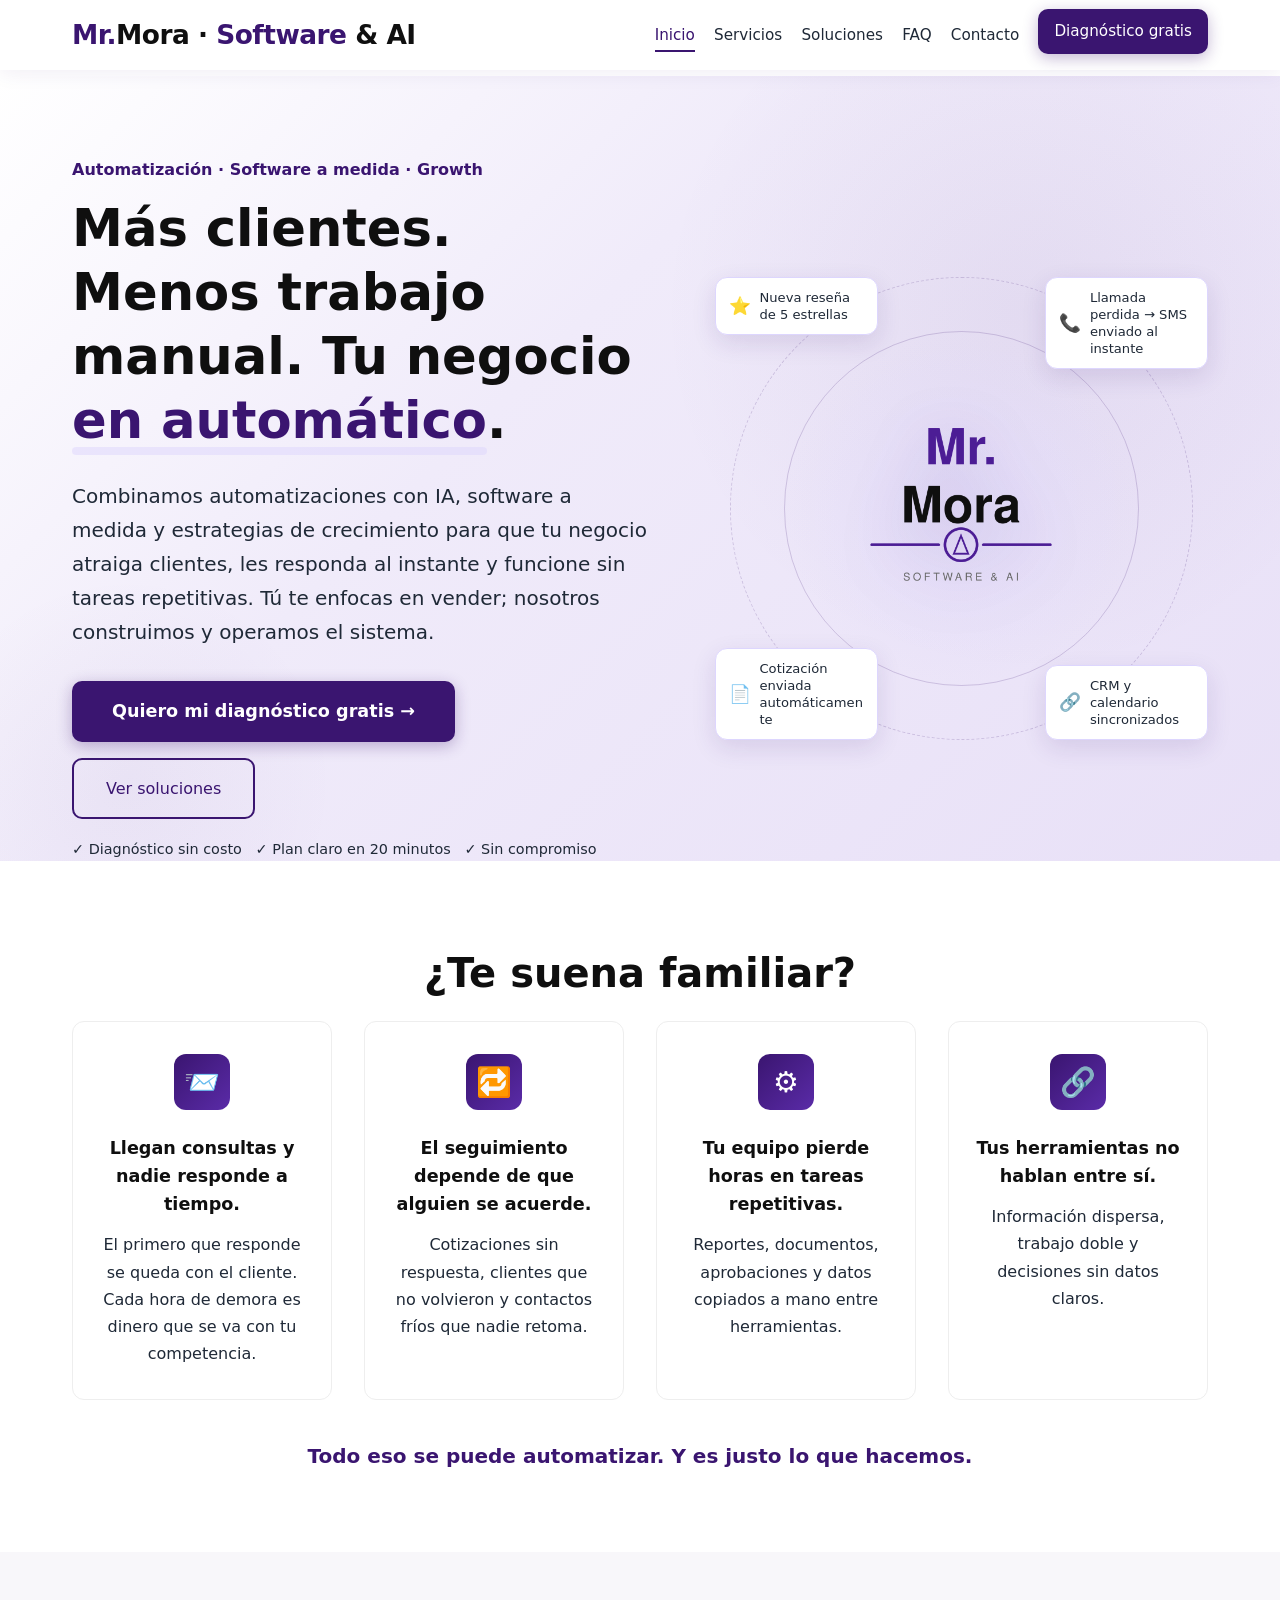
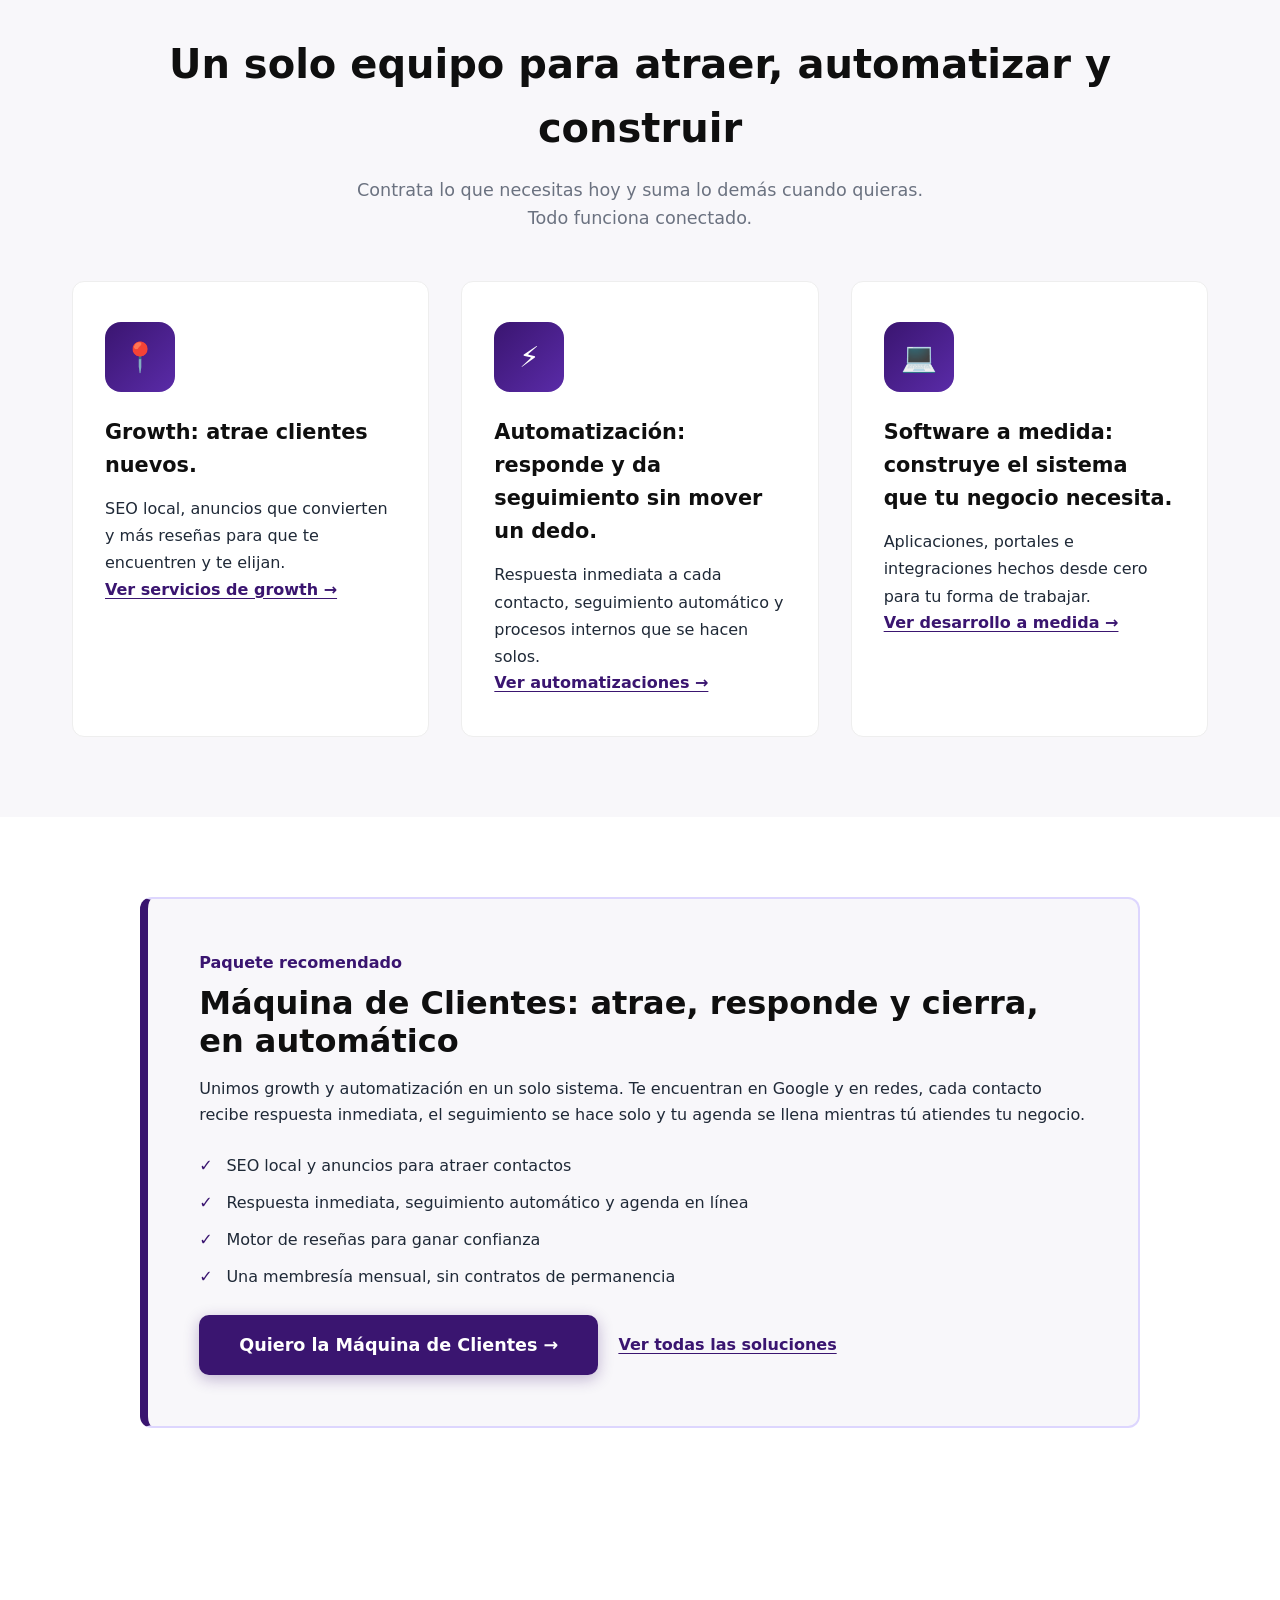
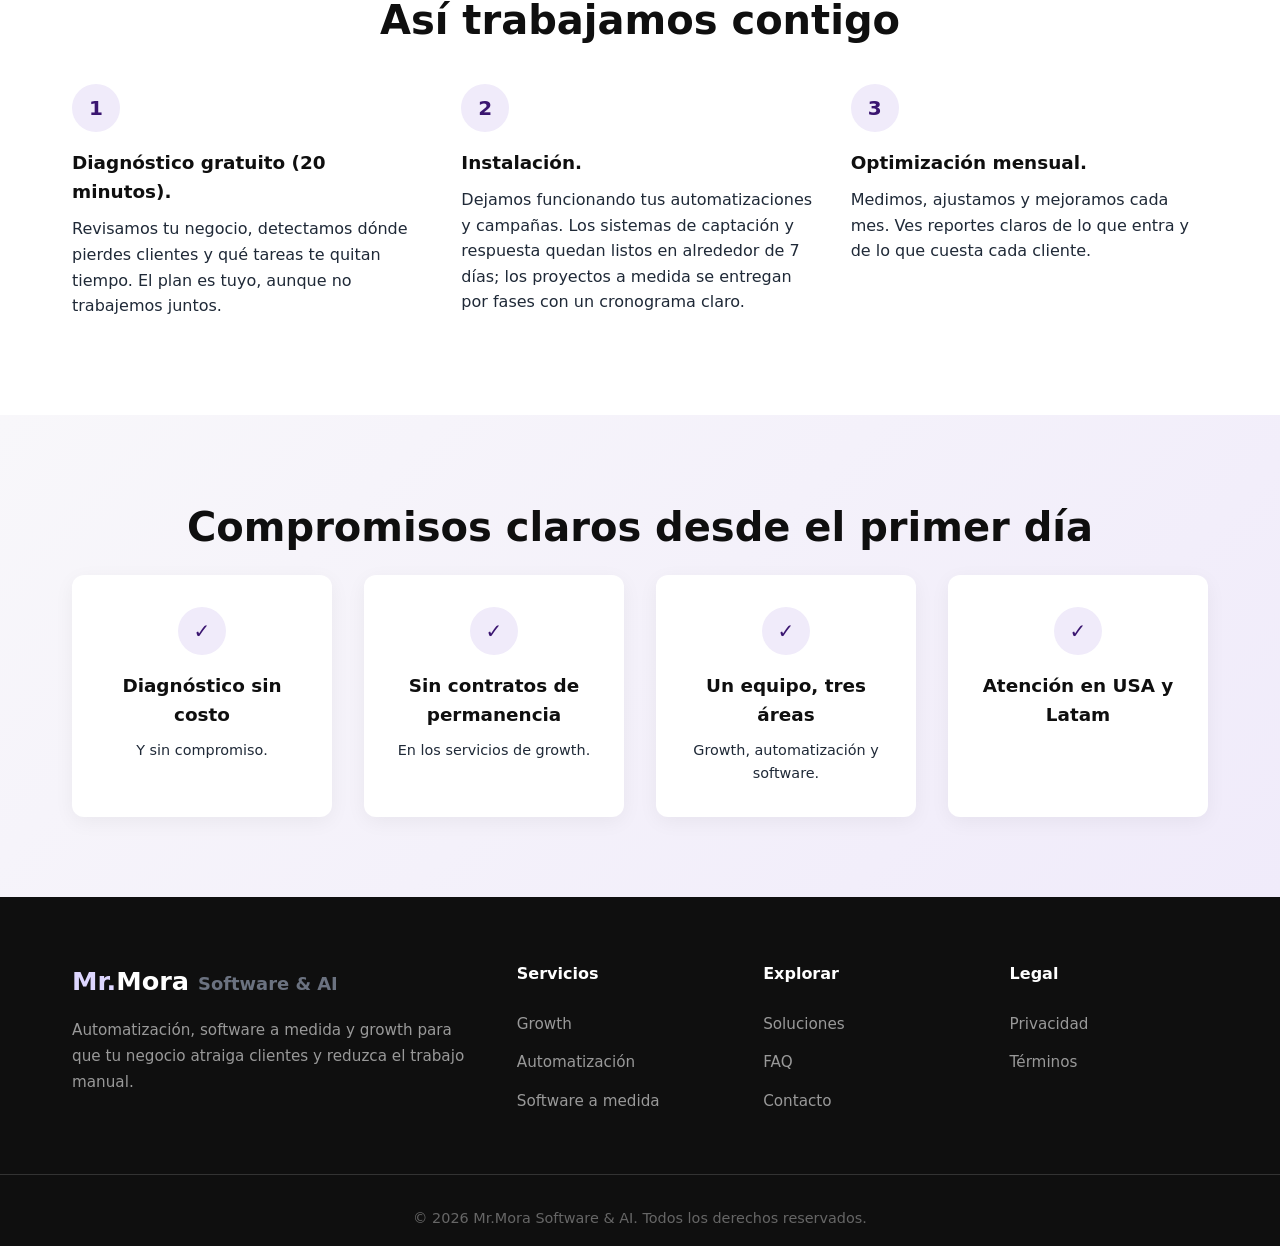
<file: index.html>
<!DOCTYPE html>
<html lang="es">
<head>
    <meta charset="UTF-8">
    <meta name="viewport" content="width=device-width, initial-scale=1.0">
    <title>Mr.Mora Software &amp; AI | Automatización, software a medida y growth para tu negocio</title>
    <meta name="description" content="Más clientes y menos trabajo manual: automatizaciones con IA, software a medida y estrategias de growth para pequeñas empresas en USA. Diagnóstico gratis.">
    <!-- TODO (dueño): confirmar dominio propio y configurar correo con ese dominio. -->
    <link rel="stylesheet" href="css/styles.css">
</head>
<body>
    <nav aria-label="Navegación principal">
        <div class="nav-container">
            <a href="#inicio" class="logo-nav" aria-label="Mr.Mora Software & AI, Inicio">
                <span class="logo-text"><span class="mr">Mr.</span>Mora &middot; <span class="software">Software</span> &amp; AI</span>
            </a>
            <ul class="nav-links" id="navLinks">
                <li><a href="#inicio" class="active">Inicio</a></li>
                <li><a href="#servicios">Servicios</a></li>
                <li><a href="#soluciones">Soluciones</a></li>
                <li><a href="#faq">FAQ</a></li>
                <li><a href="#contacto">Contacto</a></li>
                <li><a href="#contacto" class="nav-cta btn-primary">Diagnóstico gratis</a></li>
            </ul>
            <button class="mobile-menu" id="mobileMenu" type="button" aria-label="Abrir menú" aria-controls="navLinks" aria-expanded="false">
                <span></span><span></span><span></span>
            </button>
        </div>
    </nav>

    <main>
        <div id="home" class="page-section active">
            <section class="hero home-hero" id="inicio">
                <div class="hero-container">
                    <div class="hero-content">
                        <p class="hero-eyebrow">Automatización · Software a medida · Growth</p>
                        <h1>Más clientes. Menos trabajo manual. Tu negocio <span>en automático</span>.</h1>
                        <p>Combinamos automatizaciones con IA, software a medida y estrategias de crecimiento para que tu negocio atraiga clientes, les responda al instante y funcione sin tareas repetitivas. Tú te enfocas en vender; nosotros construimos y operamos el sistema.</p>
                        <div class="hero-buttons">
                            <a href="#contacto" class="btn-primary">Quiero mi diagnóstico gratis →</a>
                            <a href="#soluciones" class="btn-secondary">Ver soluciones</a>
                        </div>
                        <p class="hero-microcopy">✓ Diagnóstico sin costo &nbsp; ✓ Plan claro en 20 minutos &nbsp; ✓ Sin compromiso</p>
                    </div>
                    <div class="hero-graphic" id="hero-visual" aria-label="Ejemplos de automatizaciones y software para tu negocio">
                        <div class="hero-glow" aria-hidden="true"></div>
                        <div class="hero-orbit hero-orbit-inner" aria-hidden="true"></div>
                        <div class="hero-orbit hero-orbit-outer" aria-hidden="true"></div>
                        <div class="hero-logo-container">
                            <div class="hero-logo-entrance">
                                <img src="assets/images/mr_mora_logo_instagram.png" alt="Logo de Mr.Mora Software & AI" class="hero-logo-img">
                            </div>
                        </div>
                        <div class="hero-note-slots" aria-hidden="true">
                            <div class="hero-note-slot is-visible" data-slot="0"><div class="hero-note-card">⭐ Nueva reseña de 5 estrellas</div></div>
                            <div class="hero-note-slot is-visible" data-slot="1"><div class="hero-note-card">📞 Llamada perdida → SMS enviado al instante</div></div>
                            <div class="hero-note-slot" data-slot="2"><div class="hero-note-card">🔗 CRM y calendario sincronizados</div></div>
                            <div class="hero-note-slot is-visible" data-slot="3"><div class="hero-note-card">🤖 Interesado calificado automáticamente</div></div>
                            <div class="hero-note-slot is-visible" data-slot="4"><div class="hero-note-card"></div></div>
                            <div class="hero-note-slot" data-slot="5"><div class="hero-note-card"></div></div>
                        </div>
                    </div>
                </div>
            </section>

            <section class="beneficios home-problems">
                <div class="section-container">
                    <h2 class="section-title">¿Te suena familiar?</h2>
                    <div class="beneficios-grid problems-grid">
                        <article class="beneficio-card scroll-reveal"><div class="beneficio-icon" aria-hidden="true">📨</div><h3>Llegan consultas y nadie responde a tiempo.</h3><p>El primero que responde se queda con el cliente. Cada hora de demora es dinero que se va con tu competencia.</p></article>
                        <article class="beneficio-card scroll-reveal"><div class="beneficio-icon" aria-hidden="true">🔁</div><h3>El seguimiento depende de que alguien se acuerde.</h3><p>Cotizaciones sin respuesta, clientes que no volvieron y contactos fríos que nadie retoma.</p></article>
                        <article class="beneficio-card scroll-reveal"><div class="beneficio-icon" aria-hidden="true">⚙️</div><h3>Tu equipo pierde horas en tareas repetitivas.</h3><p>Reportes, documentos, aprobaciones y datos copiados a mano entre herramientas.</p></article>
                        <article class="beneficio-card scroll-reveal"><div class="beneficio-icon" aria-hidden="true">🔗</div><h3>Tus herramientas no hablan entre sí.</h3><p>Información dispersa, trabajo doble y decisiones sin datos claros.</p></article>
                    </div>
                    <p class="section-emphasis">Todo eso se puede automatizar. Y es justo lo que hacemos.</p>
                </div>
            </section>

            <section class="home-areas">
                <div class="section-container">
                    <h2 class="section-title">Un solo equipo para atraer, automatizar y construir</h2>
                    <p class="section-subtitle">Contrata lo que necesitas hoy y suma lo demás cuando quieras. Todo funciona conectado.</p>
                    <div class="beneficios-grid areas-grid">
                        <article class="beneficio-card area-card scroll-reveal"><div class="beneficio-icon" aria-hidden="true">📍</div><h3>Growth: atrae clientes nuevos.</h3><p>SEO local, anuncios que convierten y más reseñas para que te encuentren y te elijan.</p><a href="#servicios-growth" class="text-link">Ver servicios de growth →</a></article>
                        <article class="beneficio-card area-card scroll-reveal"><div class="beneficio-icon" aria-hidden="true">⚡</div><h3>Automatización: responde y da seguimiento sin mover un dedo.</h3><p>Respuesta inmediata a cada contacto, seguimiento automático y procesos internos que se hacen solos.</p><a href="#servicios-automatizacion" class="text-link">Ver automatizaciones →</a></article>
                        <article class="beneficio-card area-card scroll-reveal"><div class="beneficio-icon" aria-hidden="true">💻</div><h3>Software a medida: construye el sistema que tu negocio necesita.</h3><p>Aplicaciones, portales e integraciones hechos desde cero para tu forma de trabajar.</p><a href="#servicios-software" class="text-link">Ver desarrollo a medida →</a></article>
                    </div>
                </div>
            </section>

            <section class="featured-offer">
                <div class="section-container">
                    <article class="offer-panel">
                        <p class="offer-label">Paquete recomendado</p>
                        <h2>Máquina de Clientes: atrae, responde y cierra, en automático</h2>
                        <p>Unimos growth y automatización en un solo sistema. Te encuentran en Google y en redes, cada contacto recibe respuesta inmediata, el seguimiento se hace solo y tu agenda se llena mientras tú atiendes tu negocio.</p>
                        <ul class="check-list">
                            <li>SEO local y anuncios para atraer contactos</li>
                            <li>Respuesta inmediata, seguimiento automático y agenda en línea</li>
                            <li>Motor de reseñas para ganar confianza</li>
                            <li>Una membresía mensual, sin contratos de permanencia</li>
                        </ul>
                        <div class="offer-actions">
                            <a href="#contacto" class="btn-primary" data-interest="Máquina de Clientes (más clientes + automatización)">Quiero la Máquina de Clientes →</a>
                            <a href="#soluciones" class="text-link">Ver todas las soluciones</a>
                        </div>
                    </article>
                </div>
            </section>

            <section class="how-it-works">
                <div class="section-container">
                    <h2 class="section-title">Así trabajamos contigo</h2>
                    <div class="steps-grid">
                        <article class="step-item scroll-reveal"><span class="step-number">1</span><h3>Diagnóstico gratuito (20 minutos).</h3><p>Revisamos tu negocio, detectamos dónde pierdes clientes y qué tareas te quitan tiempo. El plan es tuyo, aunque no trabajemos juntos.</p></article>
                        <article class="step-item scroll-reveal"><span class="step-number">2</span><h3>Instalación.</h3><p>Dejamos funcionando tus automatizaciones y campañas. Los sistemas de captación y respuesta quedan listos en alrededor de 7 días; los proyectos a medida se entregan por fases con un cronograma claro.</p></article>
                        <article class="step-item scroll-reveal"><span class="step-number">3</span><h3>Optimización mensual.</h3><p>Medimos, ajustamos y mejoramos cada mes. Ves reportes claros de lo que entra y de lo que cuesta cada cliente.</p></article>
                    </div>
                </div>
            </section>

            <section class="porque trust-commitments">
                <div class="section-container">
                    <h2 class="section-title">Compromisos claros desde el primer día</h2>
                    <div class="porque-grid">
                        <article class="porque-item scroll-reveal"><span class="commitment-icon" aria-hidden="true">✓</span><h3>Diagnóstico sin costo</h3><p>Y sin compromiso.</p></article>
                        <article class="porque-item scroll-reveal"><span class="commitment-icon" aria-hidden="true">✓</span><h3>Sin contratos de permanencia</h3><p>En los servicios de growth.</p></article>
                        <article class="porque-item scroll-reveal"><span class="commitment-icon" aria-hidden="true">✓</span><h3>Un equipo, tres áreas</h3><p>Growth, automatización y software.</p></article>
                        <article class="porque-item scroll-reveal"><span class="commitment-icon" aria-hidden="true">✓</span><h3>Atención en USA y Latam</h3></article>
                    </div>
                    <!-- TODO (dueño): sustituir uno o dos compromisos por cifras solo si son reales y comprobables. -->
                </div>
            </section>
        </div>

        <div id="servicios" class="page-section">
            <section class="hero-small"><div class="hero-small-content"><h2>Todo lo que tu negocio necesita para crecer, en un solo lugar</h2><p>Tres áreas que trabajan juntas. Contrata la que necesitas hoy y suma las demás cuando quieras.</p></div></section>
            <section class="servicios service-area" id="servicios-growth">
                <div class="section-container">
                    <h2 class="section-title">📍 Growth: atrae clientes nuevos</h2>
                    <div class="servicios-grid">
                        <article class="servicio-card scroll-reveal"><div class="icon" aria-hidden="true">📍</div><h3>SEO Local y Google Business Profile</h3><p class="growth-highlight">Aparece cuando tus clientes buscan "cerca de mí".</p><p>Optimizamos tu perfil de Google, mejoramos tu posicionamiento local, publicamos contenido cada semana y cuidamos tu presencia en directorios para que te encuentren primero.</p></article>
                        <article class="servicio-card scroll-reveal"><div class="icon" aria-hidden="true">🎯</div><h3>Anuncios que sí traen clientes</h3><p class="growth-highlight">Deja de gastar en publicidad que no te trae contactos.</p><p>Creamos y optimizamos campañas en Google y Meta, probamos distintos mensajes y creatividades, y te mostramos reportes claros de cuánto te cuesta cada cliente.</p></article>
                        <article class="servicio-card scroll-reveal"><div class="icon" aria-hidden="true">⭐</div><h3>Motor de reseñas y reputación</h3><p class="growth-highlight">Más reseñas de 5 estrellas, en automático.</p><p>Pedimos la reseña al cliente después de cada servicio y te alertamos al instante si llega una opinión negativa para que puedas responder a tiempo.</p></article>
                    </div>
                </div>
            </section>
            <section class="servicios service-area service-area-alt" id="servicios-automatizacion">
                <div class="section-container">
                    <h2 class="section-title">⚡ Automatización: responde y da seguimiento sin mover un dedo</h2>
                    <div class="servicios-grid">
                        <article class="servicio-card scroll-reveal"><div class="icon" aria-hidden="true">⚡</div><h3>Respuesta a leads en menos de 60 segundos (con IA)</h3><p class="growth-highlight">El primero que responde se queda con el cliente.</p><p>Cada persona que te escribe recibe respuesta inmediata por SMS, WhatsApp, email o chat, las 24 horas, los 7 días de la semana, aunque estés ocupado o durmiendo.</p></article>
                        <article class="servicio-card scroll-reveal"><div class="icon" aria-hidden="true">📞</div><h3>Rescate de llamadas perdidas</h3><p class="growth-highlight">Que ninguna llamada perdida se convierta en un cliente perdido.</p><p>Si no puedes contestar, el sistema le envía al instante un mensaje al cliente y retoma la conversación para llevarlo a una cita o a una cotización.</p></article>
                        <article class="servicio-card scroll-reveal"><div class="icon" aria-hidden="true">🔁</div><h3>Seguimiento automático de clientes</h3><p class="growth-highlight">La mayoría de las ventas se cierran después de varios contactos. Nosotros hacemos ese seguimiento por ti.</p><p>Secuencias automáticas de SMS y email que reactivan contactos que no respondieron y clientes antiguos, sin que tengas que acordarte de escribirles.</p></article>
                        <article class="servicio-card scroll-reveal"><div class="icon" aria-hidden="true">📅</div><h3>Agenda en línea y panel de control</h3><p class="growth-highlight">Del primer contacto a la cita agendada, sin mover un dedo.</p><p>Tus clientes reservan solos, reciben recordatorios que reducen las ausencias, y tú ves en un solo panel cada contacto y de dónde viene.</p></article>
                        <article class="servicio-card scroll-reveal"><div class="icon" aria-hidden="true">🤖</div><h3>Asistente con IA 24/7</h3><p class="growth-highlight">Tu mejor recepcionista nunca duerme.</p><p>Un asistente en tu web y en WhatsApp que responde preguntas, califica interesados y agenda citas, y pasa la conversación a una persona cuando hace falta.</p></article>
                        <article class="servicio-card scroll-reveal"><div class="icon" aria-hidden="true">⚙️</div><h3>Automatización de procesos internos</h3><p class="growth-highlight">Recupera horas cada semana.</p><p>Reportes, documentos, cotizaciones y flujos de aprobación que se generan solos, con menos errores y sin trabajo manual.</p></article>
                    </div>
                </div>
            </section>
            <section class="servicios service-area" id="servicios-software">
                <div class="section-container">
                    <h2 class="section-title">💻 Software a medida: construye el sistema que tu negocio necesita</h2>
                    <div class="servicios-grid">
                        <article class="servicio-card scroll-reveal"><div class="icon" aria-hidden="true">💻</div><h3>Desarrollo web y aplicaciones a medida</h3><p class="growth-highlight">Construido desde cero para tu negocio, no una plantilla.</p><p>Sitios web, aplicaciones empresariales y herramientas que se adaptan a tu forma de trabajar y escalan contigo.</p></article>
                        <article class="servicio-card scroll-reveal"><div class="icon" aria-hidden="true">🗂️</div><h3>Sistemas internos y portales de clientes</h3><p class="growth-highlight">Todo tu negocio en un solo lugar.</p><p>Paneles de control, sistemas de gestión y portales para clientes que te dan visibilidad y ahorran trabajo.</p></article>
                        <article class="servicio-card scroll-reveal"><div class="icon" aria-hidden="true">🔗</div><h3>Integración de sistemas</h3><p class="growth-highlight">Haz que tus herramientas trabajen como una sola.</p><p>Conectamos tu CRM, ERP, bases de datos y otras herramientas con APIs a medida y migración segura de datos.</p></article>
                        <article class="servicio-card scroll-reveal"><div class="icon" aria-hidden="true">🧠</div><h3>Consultoría en IA</h3><p class="growth-highlight">Descubre dónde la IA te da más ventaja.</p><p>Diagnóstico de tu operación, hoja de ruta de implementación y capacitación para tu equipo.</p></article>
                    </div>
                </div>
            </section>
            <section class="services-close"><div class="section-container"><p>Los servicios de growth funcionan con una membresía mensual. Los proyectos a medida se definen según el alcance. En el diagnóstico te explicamos cuál es la mejor opción para tu caso.</p><a href="#contacto" class="btn-primary">Hablar de lo que necesito →</a></div></section>
        </div>

        <div id="soluciones" class="page-section">
            <section class="hero-small"><div class="hero-small-content"><h2>Soluciones listas para que tu negocio empiece a crecer</h2><p>Elige el paquete que resuelve tu problema más urgente o combina varios. Todos se adaptan a tu negocio.</p></div></section>
            <section class="solutions-section">
                <div class="section-container">
                    <div class="solutions-grid">
                        <article class="solution-card solution-recommended">
                            <div class="solution-card-header"><div class="solution-tags"><span class="solution-tag">📍 Growth</span><span class="solution-tag">⚡ Automatización</span></div><span class="solution-recommendation">Recomendado</span><h3>Máquina de Clientes</h3></div>
                            <div class="solution-card-body"><p><strong>Ideal para:</strong> negocios que quieren atraer clientes nuevos y no dejar escapar ninguno.</p><p class="growth-highlight">Atrae, responde y cierra, todo en un solo sistema.</p><h4>Incluye</h4><ul class="check-list"><li>SEO local y optimización de Google Business Profile</li><li>Campañas en Google y Meta con reportes de costo por cliente</li><li>Respuesta inmediata, seguimiento automático y agenda en línea</li><li>Motor de reseñas: solicitud automática después de cada servicio y alertas ante opiniones negativas</li><li>Panel de control</li></ul><p class="solution-practice">En la práctica: alguien busca tu servicio en Google, te encuentra, deja su consulta y recibe respuesta al instante. Agenda una cita y, después del servicio, recibe la solicitud de reseña. Tú no intervienes en nada de eso.</p><p class="solution-mode">Membresía mensual, sin contratos de permanencia</p><a href="#contacto" class="btn-primary" data-interest="Máquina de Clientes (más clientes + automatización)">Quiero la Máquina de Clientes →</a></div>
                        </article>
                        <article class="solution-card">
                            <div class="solution-card-header"><div class="solution-tags"><span class="solution-tag">⚡ Automatización</span><span class="solution-tag">📍 Growth</span></div><h3>Atención Instantánea 24/7</h3></div>
                            <div class="solution-card-body"><p><strong>Ideal para:</strong> negocios que reciben consultas a todas horas y pierden clientes por no responder a tiempo.</p><p class="growth-highlight">Ningún cliente se queda sin respuesta, a cualquier hora, y cada cliente satisfecho deja su reseña.</p><h4>Incluye</h4><ul class="check-list"><li>Respuesta automática en menos de un minuto (SMS, WhatsApp, email y chat)</li><li>Asistente con IA entrenado con la información de tu negocio: responde dudas, califica interesados y agenda citas</li><li>Rescate de llamadas perdidas por mensaje</li><li>Seguimiento automático que reactiva contactos fríos</li><li>Solicitud automática de reseñas y alertas ante opiniones negativas</li></ul><p class="solution-practice">En la práctica: un cliente escribe a las 11 p. m. preguntando por un servicio. El asistente le responde, resuelve sus dudas y le agenda una cita para el día siguiente. Después del servicio, le pide su reseña.</p><p class="solution-mode">Instalación + mantenimiento mensual</p><a href="#contacto" class="btn-primary" data-interest="Atención Instantánea 24/7 (respuesta, asistente IA y reseñas)">Lo quiero →</a></div>
                        </article>
                        <article class="solution-card">
                            <div class="solution-card-header"><div class="solution-tags"><span class="solution-tag">⚡ Automatización</span><span class="solution-tag">💻 Software</span></div><h3>Cotizaciones y Propuestas en Automático</h3></div>
                            <div class="solution-card-body"><p><strong>Ideal para:</strong> contratistas, consultoras, agencias y negocios que cotizan por proyecto.</p><p class="growth-highlight">De la solicitud a la propuesta enviada, sin escribir una sola línea.</p><h4>Incluye</h4><ul class="check-list"><li>Formulario inteligente que recoge los datos del proyecto</li><li>Cotizaciones y propuestas generadas automáticamente con tu formato y tu marca</li><li>Envío por email o WhatsApp, con seguimiento si el cliente no responde</li><li>Aprobación o firma en línea</li><li>Registro automático en tu CRM o panel</li></ul><p class="solution-practice">En la práctica: un contratista recibe una solicitud desde su web. En minutos, el cliente recibe una cotización con su logo y, si no responde, un recordatorio automático.</p><p class="solution-mode">Proyecto + mantenimiento opcional</p><a href="#contacto" class="btn-primary" data-interest="Cotizaciones y propuestas automáticas">Lo quiero →</a></div>
                        </article>
                        <article class="solution-card">
                            <div class="solution-card-header"><div class="solution-tags"><span class="solution-tag">💻 Software</span><span class="solution-tag">⚡ Automatización</span></div><h3>Reservas, Pagos y Recordatorios</h3></div>
                            <div class="solution-card-body"><p><strong>Ideal para:</strong> clínicas, salones, consultorios, estudios y cualquier negocio que trabaja con citas.</p><p class="growth-highlight">Agenda llena, menos ausencias y cobros sin perseguir a nadie.</p><h4>Incluye</h4><ul class="check-list"><li>Reserva en línea con disponibilidad en tiempo real</li><li>Cobro de depósito o pago al reservar</li><li>Recordatorios automáticos por SMS y email</li><li>Reprogramación y cancelación en un clic</li><li>Lista de espera que rellena los huecos</li></ul><p class="solution-practice">En la práctica: una clienta reserva desde su celular y paga un depósito. Recibe recordatorios y, si cancela, el hueco se ofrece automáticamente a la lista de espera.</p><p class="solution-mode">Proyecto + mantenimiento mensual</p><a href="#contacto" class="btn-primary" data-interest="Reservas, pagos y recordatorios">Lo quiero →</a></div>
                        </article>
                        <article class="solution-card">
                            <div class="solution-card-header"><div class="solution-tags"><span class="solution-tag">📍 Growth</span><span class="solution-tag">⚡ Automatización</span></div><h3>Reactivación y Fidelización de Clientes</h3></div>
                            <div class="solution-card-body"><p><strong>Ideal para:</strong> negocios con una base de clientes antiguos que dejaron de comprar.</p><p class="growth-highlight">Tus clientes de ayer pueden ser tus ventas de hoy.</p><h4>Incluye</h4><ul class="check-list"><li>Campañas automáticas por SMS y email a clientes inactivos</li><li>Recordatorios de recompra o de revisión periódica</li><li>Programa de referidos con recompensas automáticas</li><li>Mensajes de cumpleaños, promociones y temporadas</li><li>Reporte de lo que genera cada campaña</li></ul><p class="solution-practice">En la práctica: un negocio de servicios escribe automáticamente a quienes no volvieron en seis meses con una oferta para retomar, y premia a quien recomienda a un amigo.</p><p class="solution-mode">Membresía mensual</p><a href="#contacto" class="btn-primary" data-interest="Reactivación y fidelización de clientes">Lo quiero →</a></div>
                        </article>
                        <article class="solution-card">
                            <div class="solution-card-header"><div class="solution-tags"><span class="solution-tag">💻 Software</span></div><h3>Software a la Medida</h3></div>
                            <div class="solution-card-body"><p><strong>Ideal para:</strong> negocios con necesidades que ninguna plantilla resuelve.</p><p class="growth-highlight">Un sistema hecho exactamente para tu negocio.</p><h4>Incluye</h4><ul class="check-list"><li>Aplicaciones web y sistemas internos desde cero</li><li>Portales de clientes y paneles de control</li><li>Integraciones y APIs con tus herramientas</li><li>Consultoría en IA para decidir por dónde empezar</li></ul><p class="solution-practice">En la práctica: una empresa que maneja su operación con varias herramientas sueltas pasa a gestionarlo todo desde una sola plataforma hecha para ella.</p><p class="solution-mode">Proyecto por fases, con cronograma claro</p><a href="#contacto" class="btn-primary" data-interest="Software a la medida">Cuéntanos tu idea →</a></div>
                        </article>
                    </div>
                    <div class="solutions-toggle-row"><button id="solutions-toggle" class="solutions-toggle" type="button" aria-expanded="false" aria-controls="solutions-extra" hidden>Ver 4 soluciones más ↓</button><p class="solutions-note">Los ejemplos son ilustrativos y muestran cómo funciona cada solución; no son casos de clientes.</p></div>
                    <div id="solutions-extra" class="solutions-grid solutions-extra" aria-label="Cuatro soluciones adicionales">
                        <article class="solution-card">
                            <div class="solution-card-header"><div class="solution-tags"><span class="solution-tag">💻 Software</span><span class="solution-tag">📍 Growth</span></div><h3>Web que Convierte</h3></div>
                            <div class="solution-card-body"><p><strong>Ideal para:</strong> negocios cuya web no genera contactos, o que todavía no tienen una.</p><p class="growth-highlight">Una web hecha para que te escriban, te llamen y te reserven.</p><h4>Incluye</h4><ul class="check-list"><li>Diseño y desarrollo a medida, rápido y optimizado para móvil</li><li>Formularios, llamadas y reservas conectados a tus automatizaciones</li><li>Páginas por servicio y por zona para mejorar el SEO local</li><li>Medición de cuántos contactos trae cada fuente</li><li>Conexión con tus campañas de anuncios</li></ul><p class="solution-practice">En la práctica: alguien llega desde un anuncio a una página pensada para lo que busca, deja sus datos y recibe respuesta inmediata.</p><p class="solution-mode">Proyecto + mantenimiento opcional</p><a href="#contacto" class="btn-primary" data-interest="Web que convierte">Lo quiero →</a></div>
                        </article>
                        <article class="solution-card">
                            <div class="solution-card-header"><div class="solution-tags"><span class="solution-tag">📍 Growth</span><span class="solution-tag">⚡ Automatización</span><span class="solution-tag">💻 Software</span></div><h3>E-commerce que Vende Solo</h3></div>
                            <div class="solution-card-body"><p><strong>Ideal para:</strong> tiendas online que quieren vender más sin aumentar el trabajo manual.</p><p class="growth-highlight">Una tienda que atrae, atiende y recupera ventas por sí sola.</p><h4>Incluye</h4><ul class="check-list"><li>Tienda online a medida o integrada con tu plataforma actual</li><li>Asistente con IA que resuelve dudas y recomienda productos</li><li>Recuperación automática de carritos abandonados por email y SMS</li><li>Campañas en Google y Meta para atraer compradores</li><li>Seguimiento posventa y solicitud de reseñas</li></ul><p class="solution-practice">En la práctica: un comprador abandona su carrito y, horas después, recibe un recordatorio. El asistente le resuelve una duda y completa la compra.</p><p class="solution-mode">Proyecto + membresía mensual</p><a href="#contacto" class="btn-primary" data-interest="E-commerce que vende solo">Lo quiero →</a></div>
                        </article>
                        <article class="solution-card">
                            <div class="solution-card-header"><div class="solution-tags"><span class="solution-tag">💻 Software</span><span class="solution-tag">⚡ Automatización</span><span class="solution-tag">📍 Growth</span></div><h3>Tu Negocio en un Solo Panel</h3></div>
                            <div class="solution-card-body"><p><strong>Ideal para:</strong> dueños que quieren ver cómo va su negocio sin pedir reportes a nadie.</p><p class="growth-highlight">Ve en un solo lugar cuántos contactos llegan, cuánto cuesta cada cliente y qué se vende.</p><h4>Incluye</h4><ul class="check-list"><li>Panel a medida con tus contactos, citas, ventas y reseñas</li><li>Costo por cliente y rendimiento de cada campaña</li><li>Reportes semanales automáticos en tu correo</li><li>Alertas cuando algo se sale de lo normal</li><li>Conexión con tu CRM, calendario y hojas de cálculo</li></ul><p class="solution-practice">En la práctica: cada lunes el dueño recibe un resumen con los contactos de la semana, las citas y lo que costó cada cliente.</p><p class="solution-mode">Proyecto + mantenimiento mensual</p><a href="#contacto" class="btn-primary" data-interest="Tu negocio en un solo panel">Lo quiero →</a></div>
                        </article>
                        <article class="solution-card">
                            <div class="solution-card-header"><div class="solution-tags"><span class="solution-tag">⚡ Automatización</span><span class="solution-tag">💻 Software</span></div><h3>Operación en Automático</h3></div>
                            <div class="solution-card-body"><p><strong>Ideal para:</strong> equipos que pierden horas en tareas repetitivas y trabajo manual.</p><p class="growth-highlight">Recupera horas cada semana y reduce errores.</p><h4>Incluye</h4><ul class="check-list"><li>Reportes y documentos que se generan solos</li><li>Facturación y recordatorios de pago automáticos</li><li>Alta y bienvenida automática de clientes nuevos</li><li>Flujos de aprobación inteligentes</li><li>Integración entre las herramientas que ya usas</li></ul><p class="solution-practice">En la práctica: cuando se cierra una venta, se crea la factura, se envía el contrato y se avisa al equipo de forma automática.</p><p class="solution-mode">Proyecto + mantenimiento opcional</p><a href="#contacto" class="btn-primary" data-interest="Operación en automático">Lo quiero →</a></div>
                        </article>
                    </div>
                    <!-- TODO (dueño): confirmar la modalidad definitiva de cada paquete antes de publicar. -->
                    <div class="solutions-close"><h2>¿Necesitas una mezcla? Armamos un paquete a tu medida.</h2><p>Muchas soluciones funcionan mejor combinadas. En el diagnóstico gratuito te recomendamos la combinación que mejor encaja con tu negocio.</p><a href="#contacto" class="btn-primary">Quiero mi diagnóstico gratis →</a></div>
                </div>
            </section>
            <section class="portfolio solutions-examples">
                <div class="section-container">
                    <h2 class="section-title">Ejemplos ilustrativos</h2>
                    <p class="section-subtitle">Estos escenarios son ilustrativos y no representan resultados de clientes confirmados.</p>
                    <div class="portfolio-grid">
                        <article class="portfolio-card"><div class="portfolio-header"><h3>Consultora Financiera</h3><div class="tag">Ejemplo ilustrativo</div></div><div class="portfolio-body"><p><strong>Necesidad:</strong> La generación manual de propuestas ocupa tiempo del equipo.</p><p><strong>Posible solución:</strong> Un sistema automatizado con IA para preparar propuestas.</p></div></article>
                        <article class="portfolio-card"><div class="portfolio-header"><h3>E-commerce en Crecimiento</h3><div class="tag">Ejemplo ilustrativo</div></div><div class="portfolio-body"><p><strong>Necesidad:</strong> Atender consultas con rapidez y mejorar la experiencia de compra.</p><p><strong>Posible solución:</strong> Una plataforma web conectada con un asistente para atención al cliente.</p></div></article>
                        <article class="portfolio-card"><div class="portfolio-header"><h3>Empresa Logística</h3><div class="tag">Ejemplo ilustrativo</div></div><div class="portfolio-body"><p><strong>Necesidad:</strong> Herramientas desconectadas generan trabajo duplicado.</p><p><strong>Posible solución:</strong> Integraciones y un panel centralizado para consultar la operación.</p></div></article>
                    </div>
                    <!-- TODO (dueño): confirmar si los casos y sus cifras son reales antes de presentarlos como casos de éxito. -->
                </div>
            </section>
        </div>

        <div id="faq" class="page-section">
            <section class="hero-small"><div class="hero-small-content"><h2>Preguntas frecuentes</h2><p>Información clara sobre growth, automatización y software a medida.</p></div></section>
            <section class="faq"><div class="section-container">
                    <div class="faq-item"><h3><button class="faq-question" type="button" aria-expanded="false">¿Qué incluye la membresía de growth?<span class="icon" aria-hidden="true">+</span></button></h3><div class="faq-answer"><p>Incluye el trabajo mensual de captación de clientes (SEO local, anuncios, reseñas), las automatizaciones de respuesta y seguimiento, y reportes claros de resultados. En el diagnóstico definimos qué componentes necesita tu negocio.</p></div></div>
                <div class="faq-item"><h3><button class="faq-question" type="button" aria-expanded="false">¿El presupuesto de anuncios está incluido?<span class="icon" aria-hidden="true">+</span></button></h3><div class="faq-answer"><p>El presupuesto que se paga a Google y Meta es independiente del servicio. Tú lo controlas directamente y nosotros lo gestionamos y optimizamos.</p></div><!-- TODO (dueño): confirmar esta política antes de publicar. --></div>
                <div class="faq-item"><h3><button class="faq-question" type="button" aria-expanded="false">¿Hay contratos de permanencia?<span class="icon" aria-hidden="true">+</span></button></h3><div class="faq-answer"><p>En los servicios de growth, no: puedes cancelar cuando quieras. Los proyectos a medida se definen por alcance y se detallan en la propuesta.</p></div></div>
                <div class="faq-item"><h3><button class="faq-question" type="button" aria-expanded="false">¿En cuánto tiempo veo resultados?<span class="icon" aria-hidden="true">+</span></button></h3><div class="faq-answer"><p>Las automatizaciones empiezan a trabajar desde que se instalan. Los anuncios pueden traer contactos en las primeras semanas y el SEO local es un proceso más gradual. Te damos expectativas realistas desde el diagnóstico.</p></div></div>
                <div class="faq-item"><h3><button class="faq-question" type="button" aria-expanded="false">¿Cuánto cuesta?<span class="icon" aria-hidden="true">+</span></button></h3><div class="faq-answer"><p>Depende de lo que necesites. Trabajamos con membresía mensual para growth y con proyectos por alcance para desarrollo a medida. El diagnóstico es gratuito y la propuesta llega clara, sin letra pequeña.</p></div></div>
                <div class="faq-item"><h3><button class="faq-question" type="button" aria-expanded="false">¿Tengo que cambiar las herramientas que ya uso?<span class="icon" aria-hidden="true">+</span></button></h3><div class="faq-answer"><p>No necesariamente. Nos conectamos con tus herramientas actuales (calendario, CRM, mensajería, etc.) y, si algo no encaja, te recomendamos la mejor alternativa.</p></div></div>
                <div class="faq-item"><h3><button class="faq-question" type="button" aria-expanded="false">¿Trabajan con mi tipo de negocio?<span class="icon" aria-hidden="true">+</span></button></h3><div class="faq-answer"><p>Trabajamos con pequeñas y medianas empresas de servicios, comercio y consultoría. Si tu negocio necesita atraer clientes, atenderlos más rápido o eliminar trabajo manual, podemos ayudarte.</p></div></div>
                <div class="faq-item"><h3><button class="faq-question" type="button" aria-expanded="false">¿Cómo es el proceso?<span class="icon" aria-hidden="true">+</span></button></h3><div class="faq-answer"><p>Tres pasos: diagnóstico gratuito de 20 minutos, instalación y optimización mensual. Te mantenemos informado con reportes y reuniones periódicas.</p></div></div>
                <div class="faq-item"><h3><button class="faq-question" type="button" aria-expanded="false">¿Hay soporte después del lanzamiento?<span class="icon" aria-hidden="true">+</span></button></h3><div class="faq-answer"><p>Sí. Incluimos monitoreo, mejoras y soporte continuo según el plan que elijas.</p></div></div>
                <div class="faq-item"><h3><button class="faq-question" type="button" aria-expanded="false">¿Puedo ampliar el sistema después?<span class="icon" aria-hidden="true">+</span></button></h3><div class="faq-answer"><p>Sí. Todo se diseña de forma modular, así que puedes sumar servicios, herramientas o funciones sin empezar de cero.</p></div></div>
            </div></section>
        </div>

        <div id="contacto" class="page-section">
            <section class="hero-small"><div class="hero-small-content"><h2>Cuéntanos qué necesita tu negocio</h2><p>Agenda tu diagnóstico gratuito de 20 minutos. Revisamos tu situación y te damos un plan claro, aunque no lleguemos a trabajar juntos.</p></div></section>
            <section class="contacto"><div class="section-container"><div class="contacto-grid">
                    <div class="contacto-form">
                    <form id="contact-form" novalidate>
                        <div class="form-group"><label for="contact-name">Nombre</label><input id="contact-name" name="name" type="text" autocomplete="name" required aria-describedby="contact-name-error"><span class="field-error" id="contact-name-error"></span></div>
                        <div class="form-group"><label for="contact-email">Email</label><input id="contact-email" name="email" type="email" autocomplete="email" required aria-describedby="contact-email-error"><span class="field-error" id="contact-email-error"></span></div>
                        <div class="form-group"><label for="contact-phone">Teléfono</label><input id="contact-phone" name="phone" type="tel" autocomplete="tel" required aria-describedby="contact-phone-error"><span class="field-error" id="contact-phone-error"></span></div>
                        <div class="form-group"><label for="contact-business">Empresa o tipo de negocio</label><input id="contact-business" name="business" type="text" autocomplete="organization" required aria-describedby="contact-business-error"><span class="field-error" id="contact-business-error"></span></div>
                        <div class="form-group"><label for="contact-interest">¿Qué te interesa?</label><select id="contact-interest" name="interest" required aria-describedby="contact-interest-error"><option value="">Selecciona una opción</option><option>Máquina de Clientes (más clientes + automatización)</option><option>Atención Instantánea 24/7 (respuesta, asistente IA y reseñas)</option><option>Cotizaciones y propuestas automáticas</option><option>Reservas, pagos y recordatorios</option><option>Reactivación y fidelización de clientes</option><option>Software a la medida</option><option>Web que convierte</option><option>E-commerce que vende solo</option><option>Tu negocio en un solo panel</option><option>Operación en automático</option><option>No estoy seguro, quiero orientación</option></select><span class="field-error" id="contact-interest-error"></span></div>
                        <div class="form-group"><label for="contact-message">Mensaje (opcional)</label><textarea id="contact-message" name="message" rows="4"></textarea></div>
                        <button type="submit" class="btn-primary contact-submit">Quiero mi diagnóstico gratis →</button>
                        <p class="form-microcopy">✓ Gratis &nbsp; ✓ Sin presión &nbsp; ✓ Plan de acción concreto en 20 minutos</p>
                        <p class="growth-privacy">Tus datos solo se usan para contactarte sobre tu diagnóstico. No enviamos spam. <a href="privacidad.html">Privacidad</a>.</p>
                        <p id="contact-form-message" class="form-message" role="status" aria-live="polite"></p>
                        <!-- TODO (dueño): conectar Formspree, Google Apps Script o el webhook elegido; no se configuró ningún endpoint. -->
                        <!-- TODO (dueño): decidir y configurar respuesta automática inmediata por email o SMS tras recibir el formulario. -->
                    </form>
                    <a id="calendar-link" class="calendar-link" hidden target="_blank" rel="noopener noreferrer">📅 Prefiero agendar directamente</a>
                    <!-- TODO (dueño): configurar la URL real del calendario para mostrar este enlace. -->
                    <p id="contact-availability" class="growth-availability" hidden></p>
                </div>
                <aside class="contacto-info">
                    <h2>Hablemos de tu negocio</h2>
                    <div class="contacto-item"><div class="icon" aria-hidden="true">📧</div><div><h3>Email</h3><p><a href="mailto:mrmorasoftware@gmail.com">mrmorasoftware@gmail.com</a></p></div></div>
                    <div class="contacto-item"><div class="icon" aria-hidden="true">🌎</div><div><h3>Cobertura</h3><p>Atendemos empresas en USA y Latam</p></div></div>
                    <!-- TODO (dueño): sustituir/confirmar el email real. Añadir teléfono y WhatsApp reales antes de publicar. -->
                    <!-- TODO (dueño): revisar si se debe mostrar el teléfono y WhatsApp aquí cuando se faciliten los números reales. -->
                </aside>
            </div></div></section>
        </div>
    </main>

    <footer>
        <div class="footer-container">
            <div class="footer-brand"><span class="logo-footer"><span class="mr">Mr.</span>Mora <span class="footer-subbrand">Software &amp; AI</span></span><p>Automatización, software a medida y growth para que tu negocio atraiga clientes y reduzca el trabajo manual.</p></div>
            <div class="footer-links"><h2>Servicios</h2><ul><li><a href="#servicios-growth">Growth</a></li><li><a href="#servicios-automatizacion">Automatización</a></li><li><a href="#servicios-software">Software a medida</a></li></ul></div>
            <div class="footer-links"><h2>Explorar</h2><ul><li><a href="#soluciones">Soluciones</a></li><li><a href="#faq">FAQ</a></li><li><a href="#contacto">Contacto</a></li></ul></div>
            <div class="footer-links"><h2>Legal</h2><ul><li><a href="privacidad.html">Privacidad</a></li><li><a href="terminos.html">Términos</a></li></ul></div>
        </div>
        <div class="footer-bottom"><p>© 2026 Mr.Mora Software &amp; AI. Todos los derechos reservados.</p></div>
    </footer>
    <!-- TODO (dueño): validar que las modalidades y políticas descritas coincidan con la oferta comercial definitiva. -->

    <a id="whatsapp-float" class="whatsapp-float" aria-label="Escríbenos por WhatsApp" target="_blank" rel="noopener noreferrer" hidden>💬 WhatsApp</a>
    <!-- TODO (dueño): establecer el número real antes de mostrar el botón flotante de WhatsApp. -->
    <script src="js/main.js"></script>
</body>
</html>
</file>
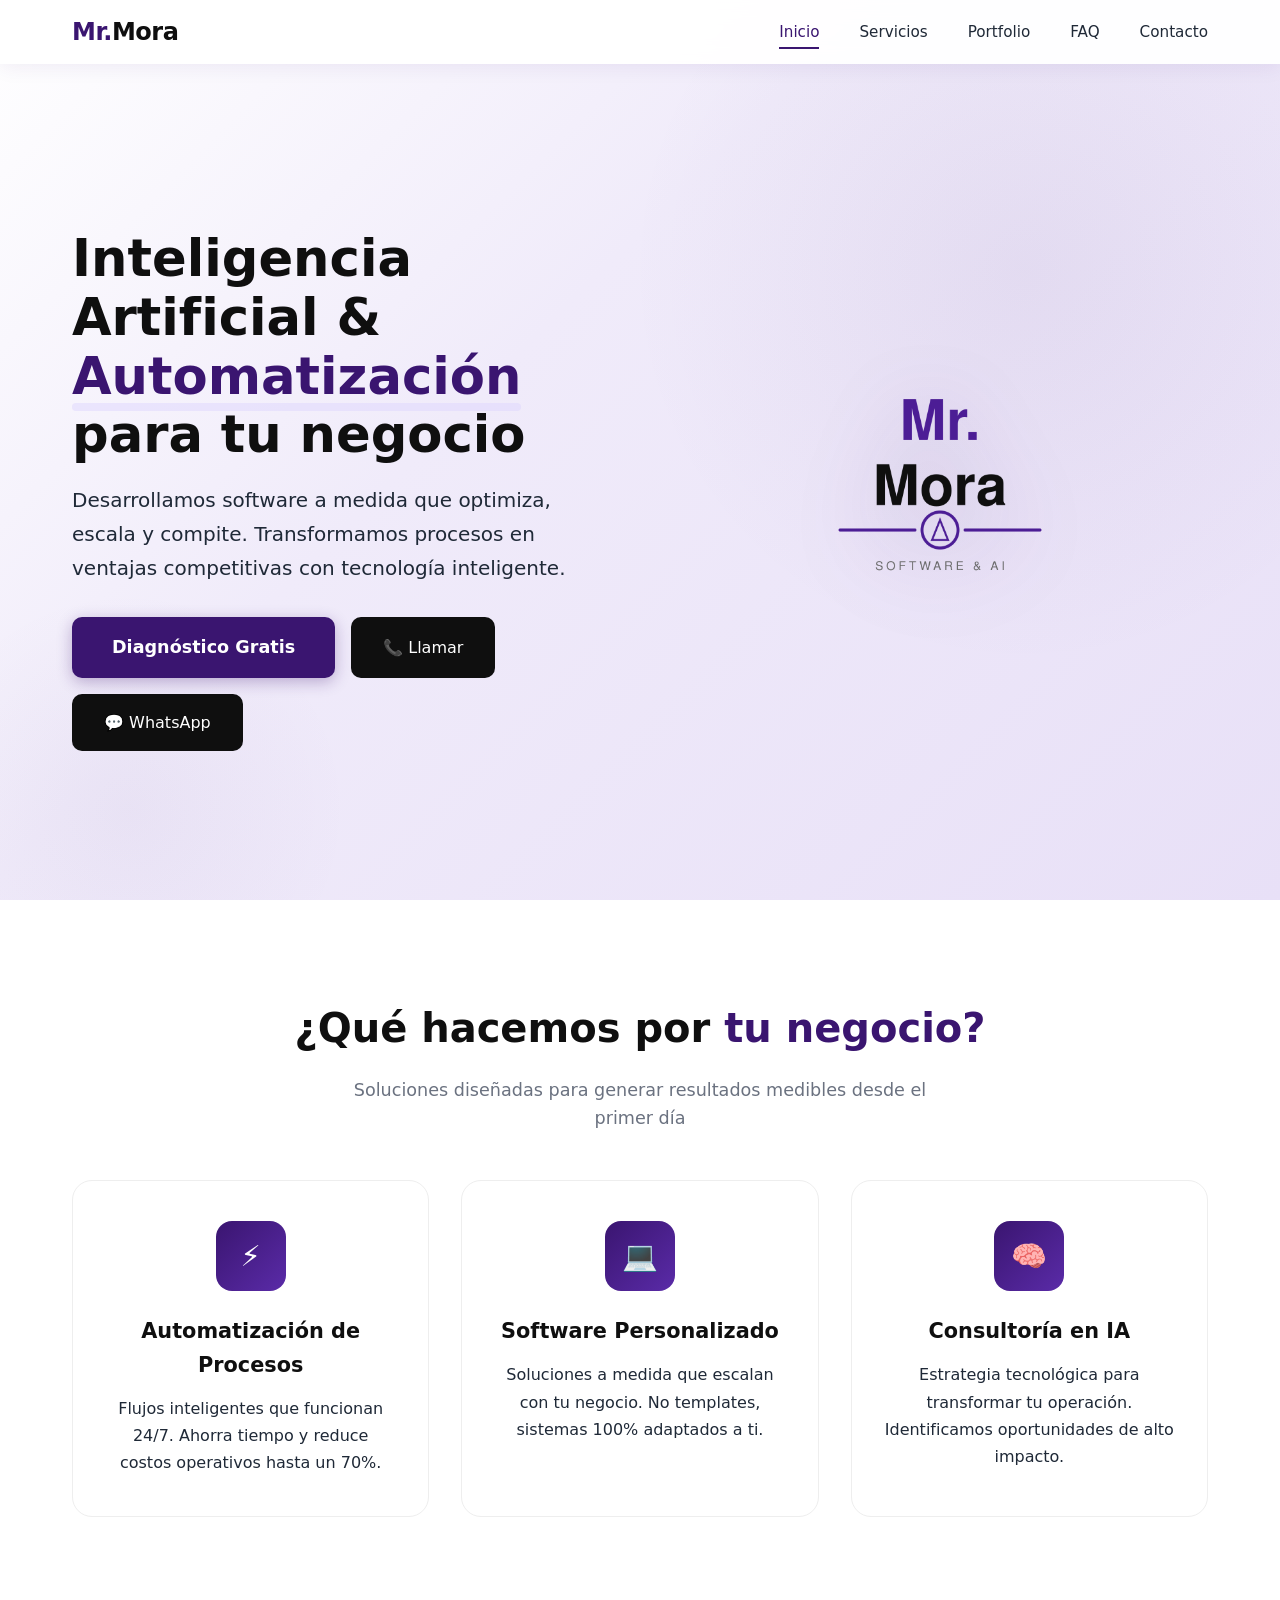
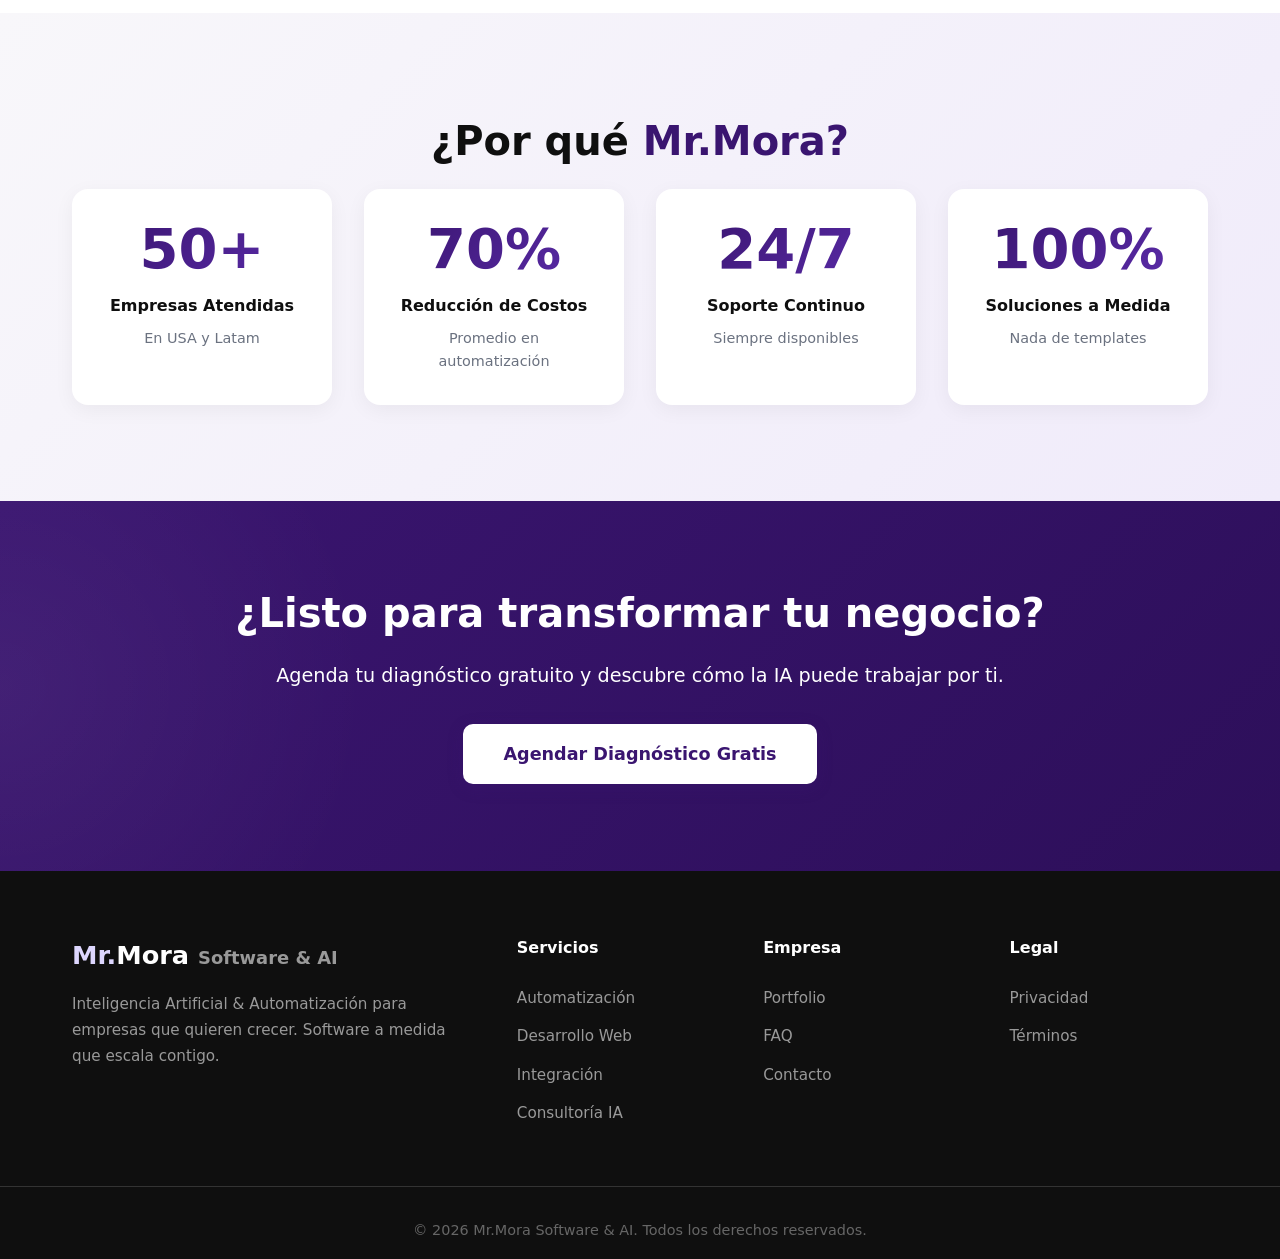
<file: index.html.html>
<!-- 
    Mr.Mora Software & AI - Website
    =================================
    Logo file needed: mr_mora_logo_instagram.png
    Place this image in the same folder as this HTML file.

    To edit texts: Search for "EDIT TEXT" comments in the code.
-->
<!DOCTYPE html>
<html lang="es">
<head>
    <meta charset="UTF-8">
    <meta name="viewport" content="width=device-width, initial-scale=1.0">
    <title>Mr.Mora Software & AI | Inteligencia Artificial & Automatización</title>
    <meta name="description" content="Agencia de IA y desarrollo de software a medida para empresas en USA. Automatización, consultoría y soluciones inteligentes.">
    <style>
        :root {
            --morado: #3A1570;
            --morado-claro: #DDD6FE;
            --morado-muy-claro: #F0EBFA;
            --negro: #0F0F0F;
            --blanco: #FFFFFF;
            --gris: #1F2937;
            --gris-claro: #F8F7FA;
            --gris-medio: #6B7280;
        }

        * { margin: 0; padding: 0; box-sizing: border-box; }

        body {
            font-family: 'Segoe UI', system-ui, -apple-system, sans-serif;
            color: var(--negro);
            line-height: 1.6;
            overflow-x: hidden;
        }

        /* ===== ANIMATIONS ===== */
        @keyframes fadeInUp {
            from { opacity: 0; transform: translateY(40px); }
            to { opacity: 1; transform: translateY(0); }
        }
        @keyframes fadeIn {
            from { opacity: 0; }
            to { opacity: 1; }
        }
        @keyframes float {
            0%, 100% { transform: translateY(0); }
            50% { transform: translateY(-15px); }
        }
        @keyframes pulse {
            0%, 100% { transform: scale(1); opacity: 1; }
            50% { transform: scale(1.05); opacity: 0.9; }
        }
        @keyframes shimmer {
            0% { background-position: -200% 0; }
            100% { background-position: 200% 0; }
        }
        @keyframes rotate {
            from { transform: rotate(0deg); }
            to { transform: rotate(360deg); }
        }
        @keyframes drawLine {
            from { stroke-dashoffset: 200; }
            to { stroke-dashoffset: 0; }
        }
        @keyframes typewriter {
            from { width: 0; }
            to { width: 100%; }
        }
        @keyframes blink {
            0%, 100% { opacity: 1; }
            50% { opacity: 0; }
        }
        @keyframes slideInLeft {
            from { opacity: 0; transform: translateX(-60px); }
            to { opacity: 1; transform: translateX(0); }
        }
        @keyframes slideInRight {
            from { opacity: 0; transform: translateX(60px); }
            to { opacity: 1; transform: translateX(0); }
        }
        @keyframes scaleIn {
            from { opacity: 0; transform: scale(0.8); }
            to { opacity: 1; transform: scale(1); }
        }
        @keyframes gradientShift {
            0% { background-position: 0% 50%; }
            50% { background-position: 100% 50%; }
            100% { background-position: 0% 50%; }
        }

        .anim-fadeInUp { animation: fadeInUp 0.8s ease-out forwards; }
        .anim-fadeIn { animation: fadeIn 1s ease-out forwards; }
        .anim-slideLeft { animation: slideInLeft 0.8s ease-out forwards; }
        .anim-slideRight { animation: slideInRight 0.8s ease-out forwards; }
        .anim-scaleIn { animation: scaleIn 0.6s ease-out forwards; }
        .anim-float { animation: float 4s ease-in-out infinite; }
        .anim-pulse { animation: pulse 2s ease-in-out infinite; }

        .delay-1 { animation-delay: 0.1s; opacity: 0; }
        .delay-2 { animation-delay: 0.2s; opacity: 0; }
        .delay-3 { animation-delay: 0.3s; opacity: 0; }
        .delay-4 { animation-delay: 0.4s; opacity: 0; }
        .delay-5 { animation-delay: 0.5s; opacity: 0; }
        .delay-6 { animation-delay: 0.6s; opacity: 0; }

        /* ===== NAVIGATION ===== */
        nav {
            position: fixed;
            top: 0;
            width: 100%;
            background: rgba(255,255,255,0.95);
            backdrop-filter: blur(10px);
            box-shadow: 0 2px 20px rgba(58,21,112,0.08);
            z-index: 1000;
            padding: 0.8rem 0;
        }

        .nav-container {
            max-width: 1200px;
            margin: 0 auto;
            padding: 0 2rem;
            display: flex;
            justify-content: space-between;
            align-items: center;
        }

        .logo-nav {
            display: flex;
            align-items: center;
            gap: 0.8rem;
            text-decoration: none;
            transition: transform 0.3s;
        }
        .logo-nav:hover { transform: scale(1.02); }

        .logo-nav svg {
            width: 42px;
            height: 42px;
            filter: drop-shadow(0 2px 4px rgba(58,21,112,0.2));
        }

        .logo-text {
            font-size: 1.5rem;
            font-weight: 800;
            color: var(--negro);
            letter-spacing: -0.5px;
        }
        .logo-text .mr { color: var(--morado); }

        .nav-links {
            display: flex;
            list-style: none;
            gap: 2.5rem;
        }

        .nav-links a {
            text-decoration: none;
            color: var(--gris);
            font-weight: 500;
            font-size: 0.95rem;
            transition: color 0.3s;
            position: relative;
            padding: 0.5rem 0;
        }

        .nav-links a::after {
            content: '';
            position: absolute;
            bottom: 0;
            left: 0;
            width: 0;
            height: 2px;
            background: var(--morado);
            transition: width 0.3s;
        }

        .nav-links a:hover, .nav-links a.active {
            color: var(--morado);
        }

        .nav-links a:hover::after, .nav-links a.active::after {
            width: 100%;
        }

        .mobile-menu {
            display: none;
            flex-direction: column;
            cursor: pointer;
            gap: 5px;
        }

        .mobile-menu span {
            width: 25px;
            height: 3px;
            background: var(--negro);
            border-radius: 2px;
            transition: 0.3s;
        }

        /* ===== HERO ===== */
        .hero {
            min-height: 100vh;
            display: flex;
            align-items: center;
            background: linear-gradient(135deg, var(--blanco) 0%, var(--morado-muy-claro) 40%, #E8E0F7 100%);
            padding-top: 80px;
            position: relative;
            overflow: hidden;
        }

        .hero::before {
            content: '';
            position: absolute;
            top: -30%;
            right: -10%;
            width: 60%;
            height: 120%;
            background: radial-gradient(circle, rgba(58,21,112,0.06) 0%, transparent 60%);
            animation: float 8s ease-in-out infinite;
        }

        .hero::after {
            content: '';
            position: absolute;
            bottom: -20%;
            left: -10%;
            width: 40%;
            height: 60%;
            background: radial-gradient(circle, rgba(58,21,112,0.04) 0%, transparent 60%);
            animation: float 10s ease-in-out infinite reverse;
        }

        .hero-container {
            max-width: 1200px;
            margin: 0 auto;
            padding: 0 2rem;
            display: grid;
            grid-template-columns: 1fr 1fr;
            gap: 4rem;
            align-items: center;
            position: relative;
            z-index: 1;
        }

        .hero-content h1 {
            font-size: 3.2rem;
            font-weight: 800;
            color: var(--negro);
            margin-bottom: 1.2rem;
            line-height: 1.15;
        }

        .hero-content h1 span {
            color: var(--morado);
            position: relative;
        }

        .hero-content h1 span::after {
            content: '';
            position: absolute;
            bottom: -5px;
            left: 0;
            width: 100%;
            height: 8px;
            background: var(--morado-claro);
            z-index: -1;
            opacity: 0.5;
            border-radius: 4px;
        }

        .hero-content p {
            font-size: 1.25rem;
            color: var(--gris);
            margin-bottom: 2rem;
            line-height: 1.7;
        }

        .hero-buttons {
            display: flex;
            gap: 1rem;
            flex-wrap: wrap;
        }

        .btn-primary {
            background: var(--morado);
            color: var(--blanco);
            padding: 1rem 2.5rem;
            border: none;
            border-radius: 10px;
            font-size: 1.1rem;
            font-weight: 600;
            cursor: pointer;
            text-decoration: none;
            display: inline-block;
            transition: all 0.3s;
            position: relative;
            overflow: hidden;
            box-shadow: 0 4px 15px rgba(58,21,112,0.3);
        }

        .btn-primary::before {
            content: '';
            position: absolute;
            top: 0;
            left: -100%;
            width: 100%;
            height: 100%;
            background: linear-gradient(90deg, transparent, rgba(255,255,255,0.2), transparent);
            transition: left 0.6s;
        }

        .btn-primary:hover::before { left: 100%; }

        .btn-primary:hover {
            transform: translateY(-3px);
            box-shadow: 0 8px 25px rgba(58,21,112,0.4);
        }

        .btn-secondary {
            background: var(--negro);
            color: var(--blanco);
            padding: 1rem 2rem;
            border: none;
            border-radius: 10px;
            font-size: 1rem;
            font-weight: 500;
            cursor: pointer;
            text-decoration: none;
            display: inline-flex;
            align-items: center;
            gap: 0.5rem;
            transition: all 0.3s;
        }

        .btn-secondary:hover {
            transform: translateY(-3px);
            background: var(--gris);
            box-shadow: 0 5px 15px rgba(0,0,0,0.2);
        }

        /* Hero Logo */
        .hero-logo-container {
            display: flex;
            justify-content: center;
            align-items: center;
            animation: float 5s ease-in-out infinite;
        }

        .hero-logo {
            position: relative;
            filter: drop-shadow(0 15px 40px rgba(58,21,112,0.15));
        }

        /* ===== SECTIONS COMMON ===== */
        .section-container {
            max-width: 1200px;
            margin: 0 auto;
            padding: 0 2rem;
        }

        .section-title {
            text-align: center;
            font-size: 2.5rem;
            font-weight: 800;
            color: var(--negro);
            margin-bottom: 1rem;
        }

        .section-title span { color: var(--morado); }

        .section-subtitle {
            text-align: center;
            color: var(--gris-medio);
            font-size: 1.1rem;
            max-width: 600px;
            margin: 0 auto 3rem;
        }

        /* ===== BENEFICIOS ===== */
        .beneficios {
            padding: 6rem 0;
            background: var(--blanco);
        }

        .beneficios-grid {
            display: grid;
            grid-template-columns: repeat(3, 1fr);
            gap: 2rem;
        }

        .beneficio-card {
            text-align: center;
            padding: 2.5rem 2rem;
            border-radius: 20px;
            background: var(--blanco);
            border: 1px solid #eee;
            transition: all 0.4s;
            position: relative;
            overflow: hidden;
        }

        .beneficio-card::before {
            content: '';
            position: absolute;
            top: 0;
            left: 0;
            right: 0;
            height: 4px;
            background: linear-gradient(90deg, var(--morado), #5A2BA8);
            transform: scaleX(0);
            transition: transform 0.4s;
        }

        .beneficio-card:hover::before { transform: scaleX(1); }

        .beneficio-card:hover {
            transform: translateY(-10px);
            box-shadow: 0 25px 60px rgba(58,21,112,0.12);
            border-color: var(--morado-claro);
        }

        .beneficio-icon {
            width: 70px;
            height: 70px;
            margin: 0 auto 1.5rem;
            background: linear-gradient(135deg, var(--morado), #5A2BA8);
            border-radius: 16px;
            display: flex;
            align-items: center;
            justify-content: center;
            color: var(--blanco);
            font-size: 1.8rem;
            transition: transform 0.3s;
        }

        .beneficio-card:hover .beneficio-icon {
            transform: scale(1.1) rotate(-5deg);
        }

        .beneficio-card h3 {
            font-size: 1.3rem;
            margin-bottom: 0.8rem;
            color: var(--negro);
        }

        .beneficio-card p {
            color: var(--gris);
            line-height: 1.7;
        }

        /* ===== POR QUÉ ===== */
        .porque {
            padding: 6rem 0;
            background: linear-gradient(135deg, var(--gris-claro) 0%, var(--morado-muy-claro) 100%);
        }

        .porque-grid {
            display: grid;
            grid-template-columns: repeat(4, 1fr);
            gap: 2rem;
        }

        .porque-item {
            text-align: center;
            padding: 2rem;
            background: var(--blanco);
            border-radius: 16px;
            box-shadow: 0 5px 20px rgba(0,0,0,0.05);
            transition: all 0.3s;
        }

        .porque-item:hover {
            transform: translateY(-5px);
            box-shadow: 0 15px 40px rgba(58,21,112,0.1);
        }

        .porque-item .numero {
            font-size: 3.5rem;
            font-weight: 800;
            color: var(--morado);
            display: block;
            line-height: 1;
            background: linear-gradient(135deg, var(--morado), #5A2BA8);
            -webkit-background-clip: text;
            -webkit-text-fill-color: transparent;
            background-clip: text;
        }

        .porque-item h4 {
            font-size: 1rem;
            margin-top: 1rem;
            color: var(--negro);
            font-weight: 600;
        }

        .porque-item p {
            font-size: 0.9rem;
            color: var(--gris-medio);
            margin-top: 0.5rem;
        }

        /* ===== SERVICIOS ===== */
        .servicios {
            padding: 6rem 0;
            background: var(--blanco);
        }

        .servicios-grid {
            display: grid;
            grid-template-columns: repeat(2, 1fr);
            gap: 2rem;
        }

        .servicio-card {
            padding: 2.5rem;
            border: 2px solid #f0f0f0;
            border-radius: 16px;
            transition: all 0.4s;
            position: relative;
            overflow: hidden;
            background: var(--blanco);
        }

        .servicio-card::after {
            content: '';
            position: absolute;
            bottom: 0;
            left: 0;
            right: 0;
            height: 0;
            background: linear-gradient(to top, rgba(58,21,112,0.03), transparent);
            transition: height 0.4s;
        }

        .servicio-card:hover::after { height: 100%; }

        .servicio-card:hover {
            border-color: var(--morado);
            box-shadow: 0 15px 40px rgba(58,21,112,0.1);
            transform: translateY(-5px);
        }

        .servicio-card .icon {
            width: 55px;
            height: 55px;
            background: linear-gradient(135deg, var(--morado), #5A2BA8);
            border-radius: 12px;
            display: flex;
            align-items: center;
            justify-content: center;
            color: var(--blanco);
            font-size: 1.5rem;
            margin-bottom: 1.5rem;
            transition: transform 0.3s;
        }

        .servicio-card:hover .icon { transform: scale(1.1); }

        .servicio-card h3 {
            font-size: 1.4rem;
            margin-bottom: 0.8rem;
            color: var(--negro);
        }

        .servicio-card p {
            color: var(--gris);
            margin-bottom: 1.2rem;
            line-height: 1.7;
        }

        .servicio-card ul {
            list-style: none;
        }

        .servicio-card ul li {
            padding: 0.4rem 0;
            padding-left: 1.8rem;
            position: relative;
            color: var(--gris);
        }

        .servicio-card ul li::before {
            content: "✓";
            position: absolute;
            left: 0;
            color: var(--morado);
            font-weight: bold;
            font-size: 1.1rem;
        }

        /* ===== PORTFOLIO ===== */
        .portfolio {
            padding: 6rem 0;
            background: linear-gradient(135deg, var(--gris-claro) 0%, var(--morado-muy-claro) 100%);
        }

        .portfolio-grid {
            display: grid;
            grid-template-columns: repeat(3, 1fr);
            gap: 2rem;
        }

        .portfolio-card {
            background: var(--blanco);
            border-radius: 16px;
            overflow: hidden;
            box-shadow: 0 5px 20px rgba(0,0,0,0.08);
            transition: all 0.4s;
            position: relative;
        }

        .portfolio-card:hover {
            transform: translateY(-10px);
            box-shadow: 0 25px 60px rgba(58,21,112,0.15);
        }

        .portfolio-header {
            background: linear-gradient(135deg, var(--morado), #2D0F5A);
            color: var(--blanco);
            padding: 2rem;
            position: relative;
            overflow: hidden;
        }

        .portfolio-header::before {
            content: '';
            position: absolute;
            top: -50%;
            right: -50%;
            width: 100%;
            height: 100%;
            background: radial-gradient(circle, rgba(255,255,255,0.1) 0%, transparent 70%);
            animation: rotate 15s linear infinite;
        }

        .portfolio-header h3 {
            font-size: 1.2rem;
            position: relative;
        }

        .portfolio-header .tag {
            font-size: 0.8rem;
            opacity: 0.9;
            margin-top: 0.5rem;
            display: inline-block;
            padding: 0.3rem 0.8rem;
            background: rgba(255,255,255,0.2);
            border-radius: 20px;
            position: relative;
        }

        .portfolio-body {
            padding: 2rem;
        }

        .portfolio-body .metric {
            font-size: 2.5rem;
            font-weight: 800;
            color: var(--morado);
            line-height: 1;
            background: linear-gradient(135deg, var(--morado), #5A2BA8);
            -webkit-background-clip: text;
            -webkit-text-fill-color: transparent;
            background-clip: text;
        }

        .portfolio-body .metric-label {
            color: var(--gris-medio);
            font-size: 0.9rem;
            margin-bottom: 1.5rem;
            font-weight: 500;
        }

        .portfolio-body p {
            color: var(--gris);
            font-size: 0.95rem;
            line-height: 1.7;
        }

        /* ===== FAQ ===== */
        .faq {
            padding: 6rem 0;
            background: var(--blanco);
        }

        .faq-item {
            border: 1px solid #eee;
            border-radius: 12px;
            margin-bottom: 1rem;
            overflow: hidden;
            transition: all 0.3s;
        }

        .faq-item:hover {
            box-shadow: 0 5px 20px rgba(0,0,0,0.05);
            border-color: var(--morado-claro);
        }

        .faq-item.active {
            border-color: var(--morado);
            box-shadow: 0 5px 20px rgba(58,21,112,0.08);
        }

        .faq-question {
            width: 100%;
            text-align: left;
            padding: 1.5rem 2rem;
            background: none;
            border: none;
            font-size: 1.1rem;
            font-weight: 600;
            color: var(--negro);
            cursor: pointer;
            display: flex;
            justify-content: space-between;
            align-items: center;
            transition: color 0.3s;
        }

        .faq-question:hover { color: var(--morado); }

        .faq-question .icon {
            width: 30px;
            height: 30px;
            background: var(--morado-claro);
            border-radius: 50%;
            display: flex;
            align-items: center;
            justify-content: center;
            color: var(--morado);
            font-size: 1.2rem;
            transition: all 0.3s;
            flex-shrink: 0;
            margin-left: 1rem;
        }

        .faq-item.active .faq-question .icon {
            transform: rotate(45deg);
            background: var(--morado);
            color: var(--blanco);
        }

        .faq-answer {
            max-height: 0;
            overflow: hidden;
            transition: max-height 0.4s ease-out;
        }

        .faq-item.active .faq-answer { max-height: 500px; }

        .faq-answer p {
            padding: 0 2rem 1.5rem 2rem;
            color: var(--gris);
            line-height: 1.8;
        }

        /* ===== CONTACTO ===== */
        .contacto {
            padding: 6rem 0;
            background: linear-gradient(135deg, var(--gris-claro) 0%, var(--morado-muy-claro) 50%, var(--morado-claro) 100%);
        }

        .contacto-grid {
            display: grid;
            grid-template-columns: 1fr 1fr;
            gap: 4rem;
        }

        .contacto-form {
            background: var(--blanco);
            padding: 2.5rem;
            border-radius: 16px;
            box-shadow: 0 10px 40px rgba(0,0,0,0.1);
        }

        .form-group {
            margin-bottom: 1.5rem;
        }

        .form-group label {
            display: block;
            margin-bottom: 0.5rem;
            font-weight: 600;
            color: var(--negro);
        }

        .form-group input,
        .form-group textarea {
            width: 100%;
            padding: 0.9rem;
            border: 2px solid #e5e5e5;
            border-radius: 10px;
            font-size: 1rem;
            transition: all 0.3s;
            font-family: inherit;
        }

        .form-group input:focus,
        .form-group textarea:focus {
            outline: none;
            border-color: var(--morado);
            box-shadow: 0 0 0 3px rgba(58,21,112,0.1);
        }

        .form-group textarea {
            resize: vertical;
            min-height: 120px;
        }

        .contacto-info h3 {
            font-size: 2.2rem;
            margin-bottom: 1rem;
            color: var(--negro);
        }

        .contacto-info h3 span { color: var(--morado); }

        .contacto-info > p {
            color: var(--gris);
            margin-bottom: 2.5rem;
            font-size: 1.1rem;
        }

        .contacto-item {
            display: flex;
            align-items: center;
            gap: 1.2rem;
            margin-bottom: 1.5rem;
            padding: 1rem;
            border-radius: 12px;
            transition: all 0.3s;
        }

        .contacto-item:hover {
            background: rgba(58,21,112,0.05);
            transform: translateX(5px);
        }

        .contacto-item .icon {
            width: 50px;
            height: 50px;
            background: linear-gradient(135deg, var(--morado), #5A2BA8);
            border-radius: 12px;
            display: flex;
            align-items: center;
            justify-content: center;
            color: var(--blanco);
            font-size: 1.3rem;
            flex-shrink: 0;
        }

        .contacto-item div h4 {
            font-size: 1rem;
            color: var(--negro);
            margin-bottom: 0.2rem;
        }

        .contacto-item div p {
            color: var(--gris);
            font-size: 0.95rem;
            margin: 0;
        }

        /* ===== CTA BANNER ===== */
        .cta-banner {
            background: linear-gradient(135deg, var(--morado), #2D0F5A, var(--morado));
            background-size: 200% 200%;
            animation: gradientShift 8s ease infinite;
            color: var(--blanco);
            padding: 5rem 0;
            text-align: center;
            position: relative;
            overflow: hidden;
        }

        .cta-banner::before {
            content: '';
            position: absolute;
            top: -50%;
            left: -50%;
            width: 100%;
            height: 200%;
            background: radial-gradient(circle, rgba(255,255,255,0.05) 0%, transparent 50%);
            animation: rotate 20s linear infinite;
        }

        .cta-banner .section-container {
            position: relative;
            z-index: 1;
        }

        .cta-banner h2 {
            font-size: 2.5rem;
            margin-bottom: 1rem;
            font-weight: 700;
        }

        .cta-banner p {
            font-size: 1.2rem;
            margin-bottom: 2rem;
            opacity: 0.9;
        }

        .cta-banner .btn-primary {
            background: var(--blanco);
            color: var(--morado);
        }

        .cta-banner .btn-primary:hover {
            box-shadow: 0 10px 30px rgba(255,255,255,0.2);
        }

        /* ===== FOOTER ===== */
        footer {
            background: var(--negro);
            color: var(--blanco);
            padding: 4rem 0 1rem;
        }

        .footer-container {
            max-width: 1200px;
            margin: 0 auto;
            padding: 0 2rem;
            display: grid;
            grid-template-columns: 2fr 1fr 1fr 1fr;
            gap: 3rem;
        }

        .footer-brand .logo-footer {
            font-size: 1.6rem;
            font-weight: 800;
            margin-bottom: 1rem;
            display: block;
        }

        .footer-brand .logo-footer .mr { color: var(--morado-claro); }

        .footer-brand p {
            color: #999;
            font-size: 0.95rem;
            line-height: 1.7;
        }

        .footer-links h4 {
            color: var(--blanco);
            margin-bottom: 1.5rem;
            font-size: 1rem;
            font-weight: 600;
        }

        .footer-links ul { list-style: none; }

        .footer-links ul li {
            margin-bottom: 0.8rem;
        }

        .footer-links ul li a {
            color: #999;
            text-decoration: none;
            transition: color 0.3s;
            font-size: 0.95rem;
        }

        .footer-links ul li a:hover { color: var(--morado-claro); }

        .footer-bottom {
            text-align: center;
            padding-top: 2rem;
            margin-top: 3rem;
            border-top: 1px solid #333;
            color: #666;
            font-size: 0.9rem;
        }

        /* ===== HERO SMALL ===== */
        .hero-small {
            min-height: 35vh;
            display: flex;
            align-items: center;
            background: linear-gradient(135deg, var(--blanco) 0%, var(--morado-muy-claro) 50%, var(--morado-claro) 100%);
            padding-top: 80px;
            position: relative;
            overflow: hidden;
        }

        .hero-small::before {
            content: '';
            position: absolute;
            top: -30%;
            right: -10%;
            width: 60%;
            height: 120%;
            background: radial-gradient(circle, rgba(58,21,112,0.06) 0%, transparent 60%);
            animation: float 8s ease-in-out infinite;
        }

        .hero-small-content {
            max-width: 1200px;
            margin: 0 auto;
            padding: 0 2rem;
            text-align: center;
            position: relative;
            z-index: 1;
        }

        .hero-small-content h1 {
            font-size: 2.8rem;
            font-weight: 800;
            color: var(--negro);
            margin-bottom: 1rem;
        }

        .hero-small-content h1 span { color: var(--morado); }

        .hero-small-content p {
            font-size: 1.2rem;
            color: var(--gris);
            max-width: 600px;
            margin: 0 auto;
        }

        /* ===== SCROLL REVEAL ===== */
        .scroll-reveal {
            opacity: 0;
            transform: translateY(30px);
            transition: opacity 0.6s ease-out, transform 0.6s ease-out;
        }

        .scroll-reveal.revealed {
            opacity: 1;
            transform: translateY(0);
        }

        /* ===== PAGE SECTIONS ===== */
        .page-section { display: none; }
        .page-section.active { display: block; }

        /* ===== RESPONSIVE ===== */
        @media (max-width: 768px) {
            .nav-links {
                display: none;
                position: absolute;
                top: 100%;
                left: 0;
                width: 100%;
                background: var(--blanco);
                flex-direction: column;
                padding: 1rem;
                box-shadow: 0 5px 20px rgba(0,0,0,0.1);
            }
            .nav-links.active { display: flex; }
            .mobile-menu { display: flex; }

            .hero-container {
                grid-template-columns: 1fr;
                text-align: center;
                gap: 2rem;
            }
            .hero-content h1 { font-size: 2.2rem; }
            .hero-content p { font-size: 1.1rem; }
            .hero-graphic { order: -1; }
            .hero-logo-container svg { max-width: 280px; }

            .beneficios-grid, .portfolio-grid { grid-template-columns: 1fr; }
            .porque-grid { grid-template-columns: repeat(2, 1fr); }
            .servicios-grid, .contacto-grid { grid-template-columns: 1fr; }
            .footer-container { grid-template-columns: 1fr; text-align: center; }

            .cta-banner h2 { font-size: 1.8rem; }
            .section-title { font-size: 2rem; }
            .hero-buttons { justify-content: center; }
            .hero-small-content h1 { font-size: 2rem; }
        }

        @media (max-width: 480px) {
            .porque-grid { grid-template-columns: 1fr; }
            .hero-content h1 { font-size: 1.8rem; }
            .section-title { font-size: 1.7rem; }
        }
    </style>
</head>
<body>

    <!-- ==================== NAVIGATION ==================== -->
    <nav>
        <div class="nav-container">
            <a href="#" class="logo-nav" onclick="showPage('home')">
                <span class="logo-text"><span class="mr">Mr.</span>Mora</span>
            </a>
            <ul class="nav-links" id="navLinks">
                <li><a href="#" onclick="showPage('home')" class="active">Inicio</a></li>
                <li><a href="#" onclick="showPage('servicios')">Servicios</a></li>
                <li><a href="#" onclick="showPage('portfolio')">Portfolio</a></li>
                <li><a href="#" onclick="showPage('faq')">FAQ</a></li>
                <li><a href="#" onclick="showPage('contacto')">Contacto</a></li>
            </ul>
            <div class="mobile-menu" onclick="toggleMenu()">
                <span></span>
                <span></span>
                <span></span>
            </div>
        </div>
    </nav>

    <!-- ==================== HOME PAGE ==================== -->
    <div id="home" class="page-section active">

        <!-- ===== HERO ===== -->
        <!-- EDIT TEXT: Change headline, subtitle, and CTA buttons below -->
        <section class="hero">
            <div class="hero-container">
                <div class="hero-content">
                    <h1 class="anim-fadeInUp">
                        Inteligencia Artificial & <span>Automatización</span> para tu negocio
                    </h1>
                    <p class="anim-fadeInUp delay-2">
                        Desarrollamos software a medida que optimiza, escala y compite. 
                        Transformamos procesos en ventajas competitivas con tecnología inteligente.
                    </p>
                    <div class="hero-buttons anim-fadeInUp delay-3">
                        <a href="#" onclick="showPage('contacto')" class="btn-primary">
                            Diagnóstico Gratis
                        </a>
                        <a href="tel:+15550000000" class="btn-secondary">
                            📞 Llamar
                        </a>
                        <a href="https://wa.me/15550000000" class="btn-secondary">
                            💬 WhatsApp
                        </a>
                    </div>
                </div>
                <div class="hero-graphic">
                    <!-- ANIMATED LOGO - The O is replaced by circle+triangle -->
                    <div class="hero-logo-container anim-float">
                        <img src="[data-uri]" 
                             alt="Mr.Mora Software & AI Logo" 
                             class="hero-logo-img"
                             style="max-width: 320px; width: 100%; height: auto; filter: drop-shadow(0 15px 40px rgba(58,21,112,0.2));">
                    </div>
                </div>
            </div>
        </section>

        <!-- ===== BENEFICIOS ===== -->
        <!-- EDIT TEXT: Change titles and descriptions of each benefit card -->
        <section class="beneficios">
            <div class="section-container">
                <h2 class="section-title scroll-reveal">
                    ¿Qué hacemos por <span>tu negocio?</span>
                </h2>
                <p class="section-subtitle scroll-reveal">
                    Soluciones diseñadas para generar resultados medibles desde el primer día
                </p>
                <div class="beneficios-grid">
                    <!-- Benefit 1 -->
                    <div class="beneficio-card scroll-reveal">
                        <div class="beneficio-icon">⚡</div>
                        <h3>Automatización de Procesos</h3>
                        <p>Flujos inteligentes que funcionan 24/7. Ahorra tiempo y reduce costos operativos hasta un 70%.</p>
                    </div>
                    <!-- Benefit 2 -->
                    <div class="beneficio-card scroll-reveal">
                        <div class="beneficio-icon">💻</div>
                        <h3>Software Personalizado</h3>
                        <p>Soluciones a medida que escalan con tu negocio. No templates, sistemas 100% adaptados a ti.</p>
                    </div>
                    <!-- Benefit 3 -->
                    <div class="beneficio-card scroll-reveal">
                        <div class="beneficio-icon">🧠</div>
                        <h3>Consultoría en IA</h3>
                        <p>Estrategia tecnológica para transformar tu operación. Identificamos oportunidades de alto impacto.</p>
                    </div>
                </div>
            </div>
        </section>

        <!-- ===== POR QUÉ MR.MORA ===== -->
        <!-- EDIT TEXT: Change numbers and descriptions -->
        <section class="porque">
            <div class="section-container">
                <h2 class="section-title scroll-reveal">
                    ¿Por qué <span>Mr.Mora?</span>
                </h2>
                <div class="porque-grid">
                    <div class="porque-item scroll-reveal">
                        <span class="numero">50+</span>
                        <h4>Empresas Atendidas</h4>
                        <p>En USA y Latam</p>
                    </div>
                    <div class="porque-item scroll-reveal">
                        <span class="numero">70%</span>
                        <h4>Reducción de Costos</h4>
                        <p>Promedio en automatización</p>
                    </div>
                    <div class="porque-item scroll-reveal">
                        <span class="numero">24/7</span>
                        <h4>Soporte Continuo</h4>
                        <p>Siempre disponibles</p>
                    </div>
                    <div class="porque-item scroll-reveal">
                        <span class="numero">100%</span>
                        <h4>Soluciones a Medida</h4>
                        <p>Nada de templates</p>
                    </div>
                </div>
            </div>
        </section>

        <!-- ===== CTA BANNER ===== -->
        <!-- EDIT TEXT: Change headline, subtitle, and button text -->
        <section class="cta-banner">
            <div class="section-container">
                <h2 class="anim-fadeInUp">¿Listo para transformar tu negocio?</h2>
                <p class="anim-fadeInUp delay-2">
                    Agenda tu diagnóstico gratuito y descubre cómo la IA puede trabajar por ti.
                </p>
                <a href="#" onclick="showPage('contacto')" class="btn-primary anim-fadeInUp delay-3">
                    Agendar Diagnóstico Gratis
                </a>
            </div>
        </section>
    </div>

    <!-- ==================== SERVICIOS PAGE ==================== -->
    <div id="servicios" class="page-section">

        <!-- ===== HERO SERVICIOS ===== -->
        <!-- EDIT TEXT: Change title and subtitle for Services page -->
        <section class="hero-small">
            <div class="hero-small-content">
                <h1 class="anim-fadeInUp">Nuestros <span>Servicios</span></h1>
                <p class="anim-fadeInUp delay-2">
                    Soluciones integrales de IA y software diseñadas para escalar tu negocio 
                    y optimizar cada proceso.
                </p>
            </div>
        </section>

        <!-- ===== SERVICIOS GRID ===== -->
        <!-- EDIT TEXT: Change titles, descriptions and bullet points for each service -->
        <section class="servicios">
            <div class="section-container">
                <div class="servicios-grid">
                    <!-- Service 1 -->
                    <div class="servicio-card scroll-reveal">
                        <div class="icon">🤖</div>
                        <h3>Automatización de Procesos</h3>
                        <p>Flujos inteligentes que eliminan tareas repetitivas y liberan a tu equipo para lo que realmente importa.</p>
                        <ul>
                            <li>Automatización de reportes y documentos</li>
                            <li>Flujos de aprobación inteligentes</li>
                            <li>Integración entre herramientas</li>
                            <li>Reducción de errores humanos</li>
                        </ul>
                    </div>
                    <!-- Service 2 -->
                    <div class="servicio-card scroll-reveal">
                        <div class="icon">💻</div>
                        <h3>Desarrollo Web & Software</h3>
                        <p>Aplicaciones y sistemas construidos desde cero según tus necesidades específicas.</p>
                        <ul>
                            <li>Desarrollo web responsive</li>
                            <li>Aplicaciones empresariales</li>
                            <li>Sistemas de gestión internos</li>
                            <li>APIs y microservicios</li>
                        </ul>
                    </div>
                    <!-- Service 3 -->
                    <div class="servicio-card scroll-reveal">
                        <div class="icon">🔗</div>
                        <h3>Integración de Sistemas</h3>
                        <p>Conectamos todas tus herramientas para que trabajen como una sola plataforma unificada.</p>
                        <ul>
                            <li>Integración CRM-ERP</li>
                            <li>Sincronización de bases de datos</li>
                            <li>APIs personalizadas</li>
                            <li>Migración de datos segura</li>
                        </ul>
                    </div>
                    <!-- Service 4 -->
                    <div class="servicio-card scroll-reveal">
                        <div class="icon">🧠</div>
                        <h3>Consultoría en IA</h3>
                        <p>Estrategia tecnológica para identificar y ejecutar oportunidades de inteligencia artificial en tu negocio.</p>
                        <ul>
                            <li>Diagnóstico de madurez digital</li>
                            <li>Roadmap de implementación</li>
                            <li>Selección de tecnologías</li>
                            <li>Capacitación de equipos</li>
                        </ul>
                    </div>
                </div>
            </div>
        </section>

        <!-- ===== CTA SERVICIOS ===== -->
        <!-- EDIT TEXT: Change CTA text -->
        <section class="cta-banner">
            <div class="section-container">
                <h2>¿Necesitas una solución personalizada?</h2>
                <p>Cada negocio es único. Hablemos de tus necesidades específicas.</p>
                <a href="#" onclick="showPage('contacto')" class="btn-primary">
                    Solicitar Propuesta
                </a>
            </div>
        </section>
    </div>

    <!-- ==================== PORTFOLIO PAGE ==================== -->
    <div id="portfolio" class="page-section">

        <!-- ===== HERO PORTFOLIO ===== -->
        <!-- EDIT TEXT: Change title and subtitle for Portfolio page -->
        <section class="hero-small">
            <div class="hero-small-content">
                <h1 class="anim-fadeInUp">Casos de <span>Éxito</span></h1>
                <p class="anim-fadeInUp delay-2">
                    Resultados reales que demuestran el impacto de nuestras soluciones de IA y software.
                </p>
            </div>
        </section>

        <!-- ===== PORTFOLIO GRID ===== -->
        <!-- EDIT TEXT: Change company names, metrics, problems, solutions and results -->
        <section class="portfolio">
            <div class="section-container">
                <div class="portfolio-grid">
                    <!-- Case 1 -->
                    <div class="portfolio-card scroll-reveal">
                        <div class="portfolio-header">
                            <h3>Consultora Financiera</h3>
                            <div class="tag">Automatización de Propuestas</div>
                        </div>
                        <div class="portfolio-body">
                            <div class="metric">40h</div>
                            <div class="metric-label">ahorradas por mes</div>
                            <p>
                                <strong>Problema:</strong> Generación manual de propuestas tomaba 3 días.<br><br>
                                <strong>Solución:</strong> Sistema automatizado con IA que genera propuestas en minutos.<br><br>
                                <strong>Resultado:</strong> 40 horas ahorradas mensualmente, errores reducidos en 90%.
                            </p>
                        </div>
                    </div>
                    <!-- Case 2 -->
                    <div class="portfolio-card scroll-reveal">
                        <div class="portfolio-header">
                            <h3>E-commerce en Crecimiento</h3>
                            <div class="tag">Web + Chatbot IA</div>
                        </div>
                        <div class="portfolio-body">
                            <div class="metric">+150%</div>
                            <div class="metric-label">aumento en conversión</div>
                            <p>
                                <strong>Problema:</strong> Baja conversión y atención al cliente lenta.<br><br>
                                <strong>Solución:</strong> Nueva plataforma web + chatbot con IA para atención 24/7.<br><br>
                                <strong>Resultado:</strong> Conversión aumentó 150%, satisfacción del cliente al 95%.
                            </p>
                        </div>
                    </div>
                    <!-- Case 3 -->
                    <div class="portfolio-card scroll-reveal">
                        <div class="portfolio-header">
                            <h3>Empresa Logística</h3>
                            <div class="tag">Integración de Sistemas</div>
                        </div>
                        <div class="portfolio-body">
                            <div class="metric">-60%</div>
                            <div class="metric-label">reducción en costos operativos</div>
                            <p>
                                <strong>Problema:</strong> 5 sistemas desconectados causando retrabajo.<br><br>
                                <strong>Solución:</strong> Plataforma unificada con APIs y dashboard centralizado.<br><br>
                                <strong>Resultado:</strong> Costos reducidos 60%, visibilidad total en tiempo real.
                            </p>
                        </div>
                    </div>
                </div>
            </div>
        </section>

        <!-- ===== CTA PORTFOLIO ===== -->
        <!-- EDIT TEXT: Change CTA text -->
        <section class="cta-banner">
            <div class="section-container">
                <h2>Tu caso de éxito podría ser el siguiente</h2>
                <p>Comencemos con un diagnóstico gratuito de tu operación.</p>
                <a href="#" onclick="showPage('contacto')" class="btn-primary">
                    Comenzar Ahora
                </a>
            </div>
        </section>
    </div>

    <!-- ==================== FAQ PAGE ==================== -->
    <div id="faq" class="page-section">

        <!-- ===== HERO FAQ ===== -->
        <!-- EDIT TEXT: Change title and subtitle for FAQ page -->
        <section class="hero-small">
            <div class="hero-small-content">
                <h1 class="anim-fadeInUp">Preguntas <span>Frecuentes</span></h1>
                <p class="anim-fadeInUp delay-2">
                    Todo lo que necesitas saber sobre nuestros servicios de IA y desarrollo de software.
                </p>
            </div>
        </section>

        <!-- ===== FAQ ACCORDION ===== -->
        <!-- EDIT TEXT: Change questions and answers below -->
        <section class="faq">
            <div class="section-container">
                <!-- Question 1 -->
                <div class="faq-item scroll-reveal">
                    <button class="faq-question" onclick="toggleFaq(this)">
                        ¿Cuánto tiempo toma implementar una solución?
                        <span class="icon">+</span>
                    </button>
                    <div class="faq-answer">
                        <p>Depende de la complejidad del proyecto. Una automatización simple puede estar lista en 2-4 semanas, mientras que un sistema completo puede tomar 2-3 meses. Siempre te damos un timeline detallado antes de comenzar.</p>
                    </div>
                </div>
                <!-- Question 2 -->
                <div class="faq-item scroll-reveal">
                    <button class="faq-question" onclick="toggleFaq(this)">
                        ¿Cuál es el costo aproximado?
                        <span class="icon">+</span>
                    </button>
                    <div class="faq-answer">
                        <p>Cada proyecto es único. Ofrecemos presupuestos personalizados después de entender tus necesidades. Trabajamos con diferentes modelos: proyectos fijos, retainer mensual, o por horas. El diagnóstico inicial es completamente gratuito.</p>
                    </div>
                </div>
                <!-- Question 3 -->
                <div class="faq-item scroll-reveal">
                    <button class="faq-question" onclick="toggleFaq(this)">
                        ¿Cómo es el proceso de trabajo?
                        <span class="icon">+</span>
                    </button>
                    <div class="faq-answer">
                        <p>Nuestro proceso tiene 4 fases: (1) Diagnóstico y descubrimiento, (2) Diseño de la solución, (3) Desarrollo e implementación, (4) Soporte y optimización. Te mantenemos informado en cada etapa con reuniones semanales.</p>
                    </div>
                </div>
                <!-- Question 4 -->
                <div class="faq-item scroll-reveal">
                    <button class="faq-question" onclick="toggleFaq(this)">
                        ¿Qué tipos de empresas pueden beneficiarse?
                        <span class="icon">+</span>
                    </button>
                    <div class="faq-answer">
                        <p>Trabajamos con empresas de todos los tamaños: desde solopreneurs hasta medianas empresas. Si tienes procesos repetitivos, datos que manejar, o quieres escalar tu operación, la IA puede ayudarte.</p>
                    </div>
                </div>
                <!-- Question 5 -->
                <div class="faq-item scroll-reveal">
                    <button class="faq-question" onclick="toggleFaq(this)">
                        ¿Cómo es el soporte después del lanzamiento?
                        <span class="icon">+</span>
                    </button>
                    <div class="faq-answer">
                        <p>Ofrecemos soporte continuo con planes de mantenimiento. Incluye monitoreo, actualizaciones, resolución de incidencias y mejoras iterativas. No te dejamos solo después del lanzamiento.</p>
                    </div>
                </div>
                <!-- Question 6 -->
                <div class="faq-item scroll-reveal">
                    <button class="faq-question" onclick="toggleFaq(this)">
                        ¿Puedo actualizar mi sistema después?
                        <span class="icon">+</span>
                    </button>
                    <div class="faq-answer">
                        <p>Absolutamente. Diseñamos sistemas escalables y modulares. Puedes agregar funcionalidades, integrar nuevas herramientas o expandir a nuevos mercados sin reconstruir desde cero.</p>
                    </div>
                </div>
                <!-- Question 7 -->
                <div class="faq-item scroll-reveal">
                    <button class="faq-question" onclick="toggleFaq(this)">
                        ¿Cuál es el ROI esperado?
                        <span class="icon">+</span>
                    </button>
                    <div class="faq-answer">
                        <p>Nuestros clientes típicamente ven ROI positivo entre 3-6 meses. La automatización reduce costos operativos 40-70%, y las soluciones de IA aumentan productividad y conversión significativamente. Te damos proyecciones específicas en la propuesta.</p>
                    </div>
                </div>
                <!-- Question 8 -->
                <div class="faq-item scroll-reveal">
                    <button class="faq-question" onclick="toggleFaq(this)">
                        ¿Cómo comenzamos?
                        <span class="icon">+</span>
                    </button>
                    <div class="faq-answer">
                        <p>Es muy simple: agenda tu diagnóstico gratuito. En 30 minutos entendemos tu negocio, identificamos oportunidades y te damos una hoja de ruta clara. Sin compromiso, sin costo.</p>
                    </div>
                </div>
            </div>
        </section>

        <!-- ===== CTA FAQ ===== -->
        <!-- EDIT TEXT: Change CTA text -->
        <section class="cta-banner">
            <div class="section-container">
                <h2>¿Tienes más preguntas?</h2>
                <p>Estamos aquí para ayudarte. Contáctanos directamente.</p>
                <a href="#" onclick="showPage('contacto')" class="btn-primary">
                    Hablar con un Experto
                </a>
            </div>
        </section>
    </div>

    <!-- ==================== CONTACTO PAGE ==================== -->
    <div id="contacto" class="page-section">

        <!-- ===== HERO CONTACTO ===== -->
        <!-- EDIT TEXT: Change title and subtitle for Contact page -->
        <section class="hero-small">
            <div class="hero-small-content">
                <h1 class="anim-fadeInUp">Contáctanos</h1>
                <p class="anim-fadeInUp delay-2">
                    Estamos listos para transformar tu negocio. Agenda tu diagnóstico gratuito hoy.
                </p>
            </div>
        </section>

        <!-- ===== FORMULARIO DE CONTACTO ===== -->
        <!-- EDIT TEXT: Change form labels, placeholders and contact info -->
        <section class="contacto">
            <div class="section-container">
                <div class="contacto-grid">
                    <div class="contacto-form scroll-reveal">
                        <h3 style="margin-bottom: 1.5rem; color: var(--negro); font-size: 1.5rem;">
                            Envíanos un mensaje
                        </h3>
                        <form onsubmit="event.preventDefault(); alert('¡Mensaje enviado! Te contactaremos pronto.');">
                            <div class="form-group">
                                <label>Nombre completo</label>
                                <input type="text" placeholder="Tu nombre" required>
                            </div>
                            <div class="form-group">
                                <label>Email</label>
                                <input type="email" placeholder="tu@email.com" required>
                            </div>
                            <div class="form-group">
                                <label>Teléfono</label>
                                <input type="tel" placeholder="+1 (555) 000-0000">
                            </div>
                            <div class="form-group">
                                <label>Empresa</label>
                                <input type="text" placeholder="Nombre de tu empresa">
                            </div>
                            <div class="form-group">
                                <label>Mensaje</label>
                                <textarea placeholder="Cuéntanos sobre tu proyecto..."></textarea>
                            </div>
                            <button type="submit" class="btn-primary" style="width: 100%;">
                                Enviar Mensaje
                            </button>
                        </form>
                        <div style="margin-top: 1rem; text-align: center;">
                            <a href="#" class="btn-primary" style="width: 100%; display: block; margin-top: 0.5rem;">
                                📅 Agendar Cita
                            </a>
                        </div>
                    </div>
                    <div class="contacto-info scroll-reveal">
                        <h3>Hablemos de tu <span>proyecto</span></h3>
                        <p>Ya sea que necesites automatizar procesos, desarrollar software o implementar IA, estamos aquí para ayudarte.</p>

                        <!-- EDIT TEXT: Change contact information below -->
                        <div class="contacto-item">
                            <div class="icon">📧</div>
                            <div>
                                <h4>Email</h4>
                                <p>contacto@mrmoraai.com</p>
                            </div>
                        </div>
                        <div class="contacto-item">
                            <div class="icon">📱</div>
                            <div>
                                <h4>WhatsApp</h4>
                                <p>+1 (555) 000-0000</p>
                            </div>
                        </div>
                        <div class="contacto-item">
                            <div class="icon">📞</div>
                            <div>
                                <h4>Teléfono</h4>
                                <p>+1 (555) 000-0000</p>
                            </div>
                        </div>
                        <div class="contacto-item">
                            <div class="icon">🌎</div>
                            <div>
                                <h4>Cobertura</h4>
                                <p>Atendemos empresas en USA & Latam</p>
                            </div>
                        </div>
                    </div>
                </div>
            </div>
        </section>
    </div>

    <!-- ==================== FOOTER ==================== -->
    <!-- EDIT TEXT: Change footer links and texts -->
    <footer>
        <div class="footer-container">
            <div class="footer-brand">
                <span class="logo-footer"><span class="mr">Mr.</span>Mora <span style="font-size:0.7em; color:#999;">Software & AI</span></span>
                <p>Inteligencia Artificial & Automatización para empresas que quieren crecer. Software a medida que escala contigo.</p>
            </div>
            <div class="footer-links">
                <h4>Servicios</h4>
                <ul>
                    <li><a href="#" onclick="showPage('servicios')">Automatización</a></li>
                    <li><a href="#" onclick="showPage('servicios')">Desarrollo Web</a></li>
                    <li><a href="#" onclick="showPage('servicios')">Integración</a></li>
                    <li><a href="#" onclick="showPage('servicios')">Consultoría IA</a></li>
                </ul>
            </div>
            <div class="footer-links">
                <h4>Empresa</h4>
                <ul>
                    <li><a href="#" onclick="showPage('portfolio')">Portfolio</a></li>
                    <li><a href="#" onclick="showPage('faq')">FAQ</a></li>
                    <li><a href="#" onclick="showPage('contacto')">Contacto</a></li>
                </ul>
            </div>
            <div class="footer-links">
                <h4>Legal</h4>
                <ul>
                    <li><a href="#">Privacidad</a></li>
                    <li><a href="#">Términos</a></li>
                </ul>
            </div>
        </div>
        <div class="footer-bottom">
            <p>© 2026 Mr.Mora Software & AI. Todos los derechos reservados.</p>
        </div>
    </footer>

    <!-- ==================== JAVASCRIPT ==================== -->
    <script>
        // Page navigation
        function showPage(pageId) {
            // Hide all pages
            document.querySelectorAll('.page-section').forEach(page => {
                page.classList.remove('active');
            });

            // Show selected page
            document.getElementById(pageId).classList.add('active');

            // Update active nav link
            document.querySelectorAll('.nav-links a').forEach(link => {
                link.classList.remove('active');
            });

            // Find and activate the clicked link
            const navLinks = document.querySelectorAll('.nav-links a');
            navLinks.forEach(link => {
                if (link.getAttribute('onclick').includes(pageId)) {
                    link.classList.add('active');
                }
            });

            // Close mobile menu
            document.getElementById('navLinks').classList.remove('active');

            // Scroll to top
            window.scrollTo({ top: 0, behavior: 'smooth' });

            // Re-trigger scroll animations
            setTimeout(checkScroll, 100);
        }

        // Mobile menu toggle
        function toggleMenu() {
            document.getElementById('navLinks').classList.toggle('active');
        }

        // FAQ accordion
        function toggleFaq(button) {
            const item = button.parentElement;
            const isActive = item.classList.contains('active');

            // Close all FAQ items
            document.querySelectorAll('.faq-item').forEach(faq => {
                faq.classList.remove('active');
            });

            // Open clicked item if it wasn't active
            if (!isActive) {
                item.classList.add('active');
            }
        }

        // Scroll reveal animation
        function checkScroll() {
            const reveals = document.querySelectorAll('.scroll-reveal');
            const windowHeight = window.innerHeight;

            reveals.forEach(element => {
                const elementTop = element.getBoundingClientRect().top;
                if (elementTop < windowHeight - 100) {
                    element.classList.add('revealed');
                }
            });
        }

        // Event listeners
        window.addEventListener('scroll', checkScroll);
        window.addEventListener('load', checkScroll);

        // Close mobile menu when clicking outside
        document.addEventListener('click', function(e) {
            const nav = document.querySelector('nav');
            const menu = document.getElementById('navLinks');
            if (!nav.contains(e.target)) {
                menu.classList.remove('active');
            }
        });
    </script>
</body>
</html>
</file>
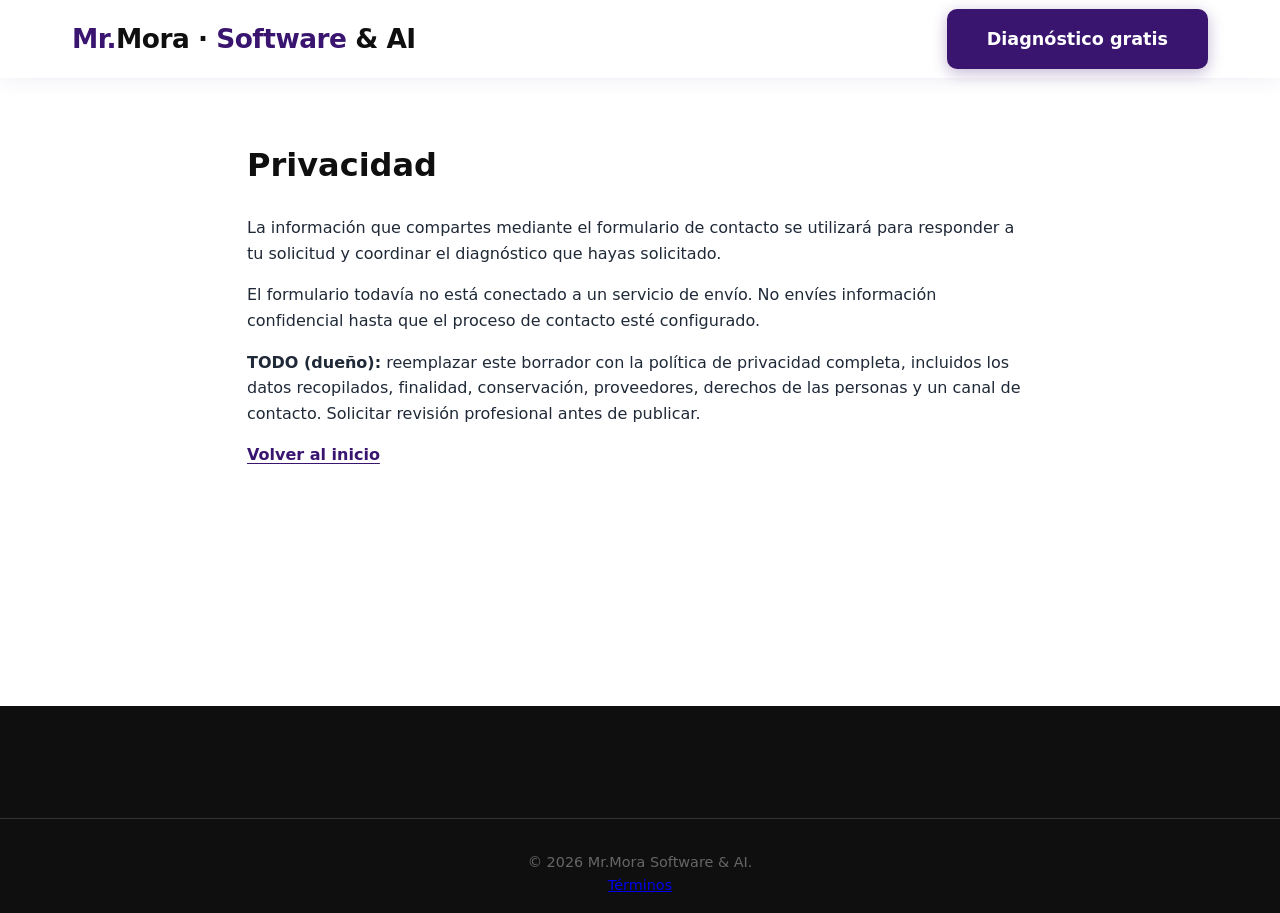
<file: privacidad.html>
<!DOCTYPE html>
<html lang="es">
<head>
    <meta charset="UTF-8">
    <meta name="viewport" content="width=device-width, initial-scale=1.0">
    <title>Privacidad | Mr.Mora Software &amp; AI</title>
    <meta name="description" content="Información de privacidad de Mr.Mora Software & AI.">
    <link rel="stylesheet" href="css/styles.css">
</head>
<body>
    <nav aria-label="Navegación principal">
        <div class="nav-container">
            <a href="index.html#inicio" class="logo-nav" aria-label="Mr.Mora Software & AI, Inicio"><span class="logo-text"><span class="mr">Mr.</span>Mora &middot; <span class="software">Software</span> &amp; AI</span></a>
            <a href="index.html#contacto" class="btn-primary">Diagnóstico gratis</a>
        </div>
    </nav>
    <main class="legal-page">
        <div class="section-container">
            <h1>Privacidad</h1>
            <p>La información que compartes mediante el formulario de contacto se utilizará para responder a tu solicitud y coordinar el diagnóstico que hayas solicitado.</p>
            <p>El formulario todavía no está conectado a un servicio de envío. No envíes información confidencial hasta que el proceso de contacto esté configurado.</p>
            <p><strong>TODO (dueño):</strong> reemplazar este borrador con la política de privacidad completa, incluidos los datos recopilados, finalidad, conservación, proveedores, derechos de las personas y un canal de contacto. Solicitar revisión profesional antes de publicar.</p>
            <a href="index.html#inicio" class="text-link">Volver al inicio</a>
        </div>
    </main>
    <footer><div class="footer-bottom"><p>© 2026 Mr.Mora Software &amp; AI.</p><a href="terminos.html">Términos</a></div></footer>
</body>
</html>
</file>
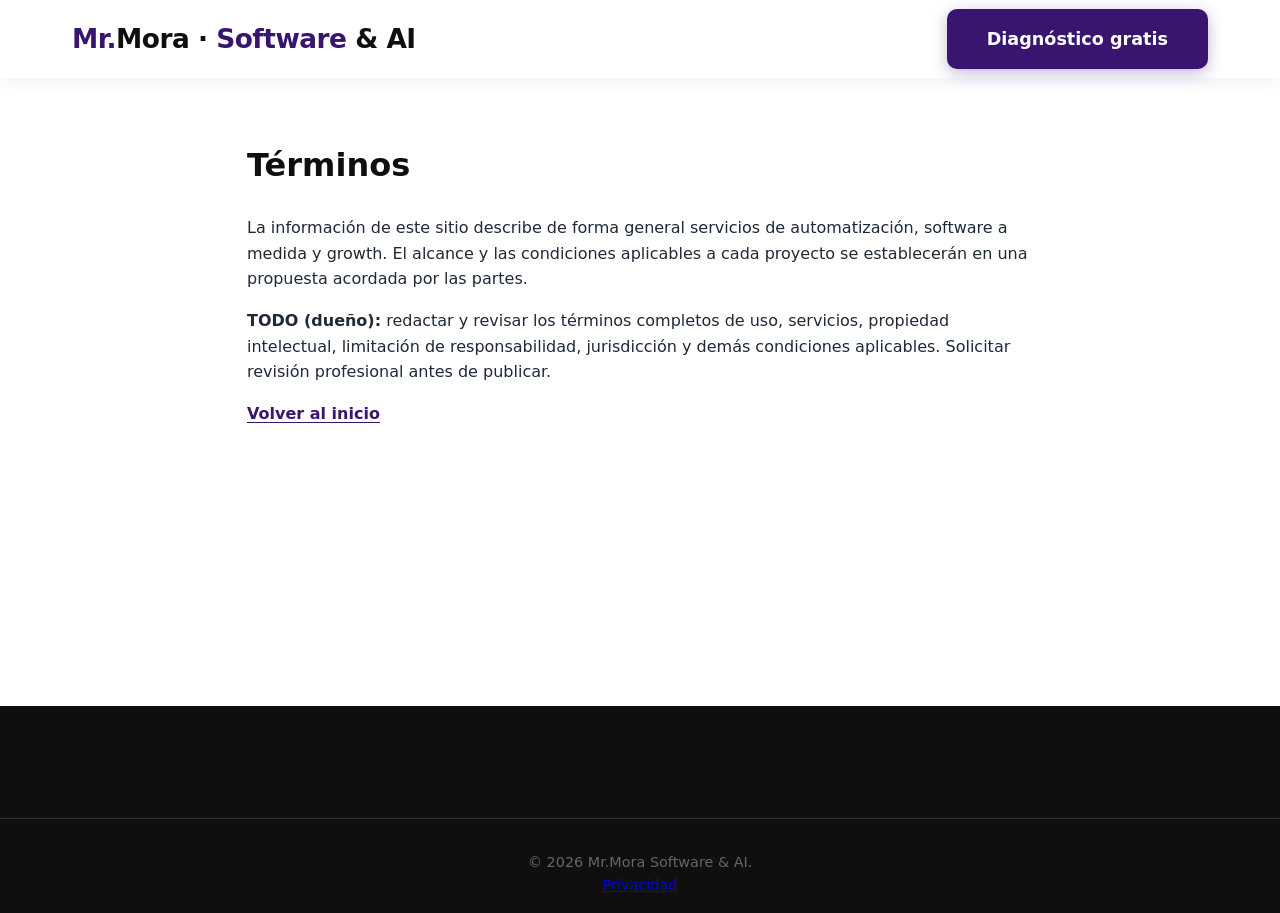
<file: terminos.html>
<!DOCTYPE html>
<html lang="es">
<head>
    <meta charset="UTF-8">
    <meta name="viewport" content="width=device-width, initial-scale=1.0">
    <title>Términos | Mr.Mora Software &amp; AI</title>
    <meta name="description" content="Términos de uso de Mr.Mora Software & AI.">
    <link rel="stylesheet" href="css/styles.css">
</head>
<body>
    <nav aria-label="Navegación principal">
        <div class="nav-container">
            <a href="index.html#inicio" class="logo-nav" aria-label="Mr.Mora Software & AI, Inicio"><span class="logo-text"><span class="mr">Mr.</span>Mora &middot; <span class="software">Software</span> &amp; AI</span></a>
            <a href="index.html#contacto" class="btn-primary">Diagnóstico gratis</a>
        </div>
    </nav>
    <main class="legal-page">
        <div class="section-container">
            <h1>Términos</h1>
            <p>La información de este sitio describe de forma general servicios de automatización, software a medida y growth. El alcance y las condiciones aplicables a cada proyecto se establecerán en una propuesta acordada por las partes.</p>
            <p><strong>TODO (dueño):</strong> redactar y revisar los términos completos de uso, servicios, propiedad intelectual, limitación de responsabilidad, jurisdicción y demás condiciones aplicables. Solicitar revisión profesional antes de publicar.</p>
            <a href="index.html#inicio" class="text-link">Volver al inicio</a>
        </div>
    </main>
    <footer><div class="footer-bottom"><p>© 2026 Mr.Mora Software &amp; AI.</p><a href="privacidad.html">Privacidad</a></div></footer>
</body>
</html>
</file>
<file: css/styles.css>
/* ============================================
   Mr.Mora Software & AI - Stylesheet
   ============================================ */

:root {
    --morado: #3A1570;
    --morado-claro: #DDD6FE;
    --morado-muy-claro: #F0EBFA;
    --negro: #0F0F0F;
    --blanco: #FFFFFF;
    --gris: #1F2937;
    --gris-claro: #F8F7FA;
    --gris-medio: #6B7280;
}

* { margin: 0; padding: 0; box-sizing: border-box; }

body {
    font-family: 'Segoe UI', system-ui, -apple-system, sans-serif;
    color: var(--negro);
    line-height: 1.6;
    overflow-x: hidden;
}

/* ===== ANIMATIONS ===== */
@keyframes fadeInUp {
    from { opacity: 0; transform: translateY(40px); }
    to { opacity: 1; transform: translateY(0); }
}

@keyframes fadeIn {
    from { opacity: 0; }
    to { opacity: 1; }
}

@keyframes float {
    0%, 100% { transform: translateY(0); }
    50% { transform: translateY(-15px); }
}

@keyframes pulse {
    0%, 100% { transform: scale(1); opacity: 1; }
    50% { transform: scale(1.05); opacity: 0.9; }
}

@keyframes shimmer {
    0% { background-position: -200% 0; }
    100% { background-position: 200% 0; }
}

@keyframes rotate {
    from { transform: rotate(0deg); }
    to { transform: rotate(360deg); }
}

@keyframes drawLine {
    from { stroke-dashoffset: 200; }
    to { stroke-dashoffset: 0; }
}

@keyframes typewriter {
    from { width: 0; }
    to { width: 100%; }
}

@keyframes blink {
    0%, 100% { opacity: 1; }
    50% { opacity: 0; }
}

@keyframes slideInLeft {
    from { opacity: 0; transform: translateX(-60px); }
    to { opacity: 1; transform: translateX(0); }
}

@keyframes slideInRight {
    from { opacity: 0; transform: translateX(60px); }
    to { opacity: 1; transform: translateX(0); }
}

@keyframes scaleIn {
    from { opacity: 0; transform: scale(0.8); }
    to { opacity: 1; transform: scale(1); }
}

@keyframes gradientShift {
    0% { background-position: 0% 50%; }
    50% { background-position: 100% 50%; }
    100% { background-position: 0% 50%; }
}

.anim-fadeInUp { animation: fadeInUp 0.8s ease-out forwards; }
.anim-fadeIn { animation: fadeIn 1s ease-out forwards; }
.anim-slideLeft { animation: slideInLeft 0.8s ease-out forwards; }
.anim-slideRight { animation: slideInRight 0.8s ease-out forwards; }
.anim-scaleIn { animation: scaleIn 0.6s ease-out forwards; }
.anim-float { animation: float 4s ease-in-out infinite; }
.anim-pulse { animation: pulse 2s ease-in-out infinite; }

.delay-1 { animation-delay: 0.1s; opacity: 0; }
.delay-2 { animation-delay: 0.2s; opacity: 0; }
.delay-3 { animation-delay: 0.3s; opacity: 0; }
.delay-4 { animation-delay: 0.4s; opacity: 0; }
.delay-5 { animation-delay: 0.5s; opacity: 0; }
.delay-6 { animation-delay: 0.6s; opacity: 0; }

/* ===== NAVIGATION ===== */
nav {
    position: fixed;
    top: 0;
    width: 100%;
    background: rgba(255,255,255,0.95);
    backdrop-filter: blur(10px);
    box-shadow: 0 2px 20px rgba(58,21,112,0.08);
    z-index: 1000;
    padding: 0.8rem 0;
}

.nav-container {
    max-width: 1200px;
    margin: 0 auto;
    padding: 0 2rem;
    display: flex;
    justify-content: space-between;
    align-items: center;
}

.logo-nav {
    display: flex;
    align-items: center;
    gap: 0.8rem;
    text-decoration: none;
    transition: transform 0.3s;
}

.logo-nav:hover { transform: scale(1.02); }

.logo-nav svg {
    width: 42px;
    height: 42px;
    filter: drop-shadow(0 2px 4px rgba(58,21,112,0.2));
}

.logo-text {
    font-size: 1.65rem;
    font-weight: 800;
    color: var(--negro);
    letter-spacing: -0.5px;
}

.logo-text .mr { color: var(--morado); }
.logo-text .software { color: var(--morado); }

.nav-links {
    display: flex;
    list-style: none;
    gap: 2.5rem;
}

.nav-links a {
    text-decoration: none;
    color: var(--gris);
    font-weight: 500;
    font-size: 0.95rem;
    transition: color 0.3s;
    position: relative;
    padding: 0.5rem 0;
}

.nav-links a::after {
    content: '';
    position: absolute;
    bottom: 0;
    left: 0;
    width: 0;
    height: 2px;
    background: var(--morado);
    transition: width 0.3s;
}

.nav-links a:hover, .nav-links a.active {
    color: var(--morado);
}

.nav-links a:hover::after, .nav-links a.active::after {
    width: 100%;
}

.mobile-menu {
    display: none;
    flex-direction: column;
    cursor: pointer;
    gap: 5px;
}

.mobile-menu span {
    width: 25px;
    height: 3px;
    background: var(--negro);
    border-radius: 2px;
    transition: 0.3s;
}

/* ===== HERO ===== */
.hero {
    min-height: 100vh;
    display: flex;
    align-items: center;
    background: linear-gradient(135deg, var(--blanco) 0%, var(--morado-muy-claro) 40%, #E8E0F7 100%);
    padding-top: 80px;
    position: relative;
    overflow: hidden;
}

.hero::before {
    content: '';
    position: absolute;
    top: -30%;
    right: -10%;
    width: 60%;
    height: 120%;
    background: radial-gradient(circle, rgba(58,21,112,0.06) 0%, transparent 60%);
    animation: float 8s ease-in-out infinite;
}

.hero::after {
    content: '';
    position: absolute;
    bottom: -20%;
    left: -10%;
    width: 40%;
    height: 60%;
    background: radial-gradient(circle, rgba(58,21,112,0.04) 0%, transparent 60%);
    animation: float 10s ease-in-out infinite reverse;
}

.hero-container {
    max-width: 1200px;
    margin: 0 auto;
    padding: 0 2rem;
    display: grid;
    grid-template-columns: 1fr 1fr;
    gap: 4rem;
    align-items: center;
    position: relative;
    z-index: 1;
}

.hero-content h1 {
    font-size: 3.2rem;
    font-weight: 800;
    color: var(--negro);
    margin-bottom: 1.2rem;
    line-height: 1.15;
}

.hero-content h1 span {
    color: var(--morado);
    position: relative;
}

.hero-content h1 span::after {
    content: '';
    position: absolute;
    bottom: -5px;
    left: 0;
    width: 100%;
    height: 8px;
    background: var(--morado-claro);
    z-index: -1;
    opacity: 0.5;
    border-radius: 4px;
}

.hero-content p {
    font-size: 1.25rem;
    color: var(--gris);
    margin-bottom: 2rem;
    line-height: 1.7;
}

.hero-buttons {
    display: flex;
    gap: 1rem;
    flex-wrap: wrap;
}

.btn-primary {
    background: var(--morado);
    color: var(--blanco);
    padding: 1rem 2.5rem;
    border: none;
    border-radius: 10px;
    font-size: 1.1rem;
    font-weight: 600;
    cursor: pointer;
    text-decoration: none;
    display: inline-block;
    transition: all 0.3s;
    position: relative;
    overflow: hidden;
    box-shadow: 0 4px 15px rgba(58,21,112,0.3);
}

.btn-primary::before {
    content: '';
    position: absolute;
    top: 0;
    left: -100%;
    width: 100%;
    height: 100%;
    background: linear-gradient(90deg, transparent, rgba(255,255,255,0.2), transparent);
    transition: left 0.6s;
}

.btn-primary:hover::before { left: 100%; }

.btn-primary:hover {
    transform: translateY(-3px);
    box-shadow: 0 8px 25px rgba(58,21,112,0.4);
}

.btn-secondary {
    background: var(--negro);
    color: var(--blanco);
    padding: 1rem 2rem;
    border: none;
    border-radius: 10px;
    font-size: 1rem;
    font-weight: 500;
    cursor: pointer;
    text-decoration: none;
    display: inline-flex;
    align-items: center;
    gap: 0.5rem;
    transition: all 0.3s;
}

.btn-secondary:hover {
    transform: translateY(-3px);
    background: var(--gris);
    box-shadow: 0 5px 15px rgba(0,0,0,0.2);
}

/* Hero Logo */
.hero-logo-container {
    display: flex;
    justify-content: center;
    align-items: center;
    animation: float 5s ease-in-out infinite;
}

.hero-logo {
    position: relative;
    filter: drop-shadow(0 15px 40px rgba(58,21,112,0.15));
}

.hero-logo-img {
    display: block;
    width: 100%;
    max-width: 500px;
    height: auto;
    filter: drop-shadow(0 15px 40px rgba(58,21,112,0.2));
}

/* ===== SECTIONS COMMON ===== */
.section-container {
    max-width: 1200px;
    margin: 0 auto;
    padding: 0 2rem;
}

.section-title {
    text-align: center;
    font-size: 2.5rem;
    font-weight: 800;
    color: var(--negro);
    margin-bottom: 1rem;
}

.section-title span { color: var(--morado); }

.section-subtitle {
    text-align: center;
    color: var(--gris-medio);
    font-size: 1.1rem;
    max-width: 600px;
    margin: 0 auto 3rem;
}

/* ===== BENEFICIOS ===== */
.beneficios {
    padding: 6rem 0;
    background: var(--blanco);
}

.beneficios-grid {
    display: grid;
    grid-template-columns: repeat(3, 1fr);
    gap: 2rem;
}

.beneficio-card {
    text-align: center;
    padding: 2.5rem 2rem;
    border-radius: 20px;
    background: var(--blanco);
    border: 1px solid #eee;
    transition: all 0.4s;
    position: relative;
    overflow: hidden;
}

.beneficio-card::before {
    content: '';
    position: absolute;
    top: 0;
    left: 0;
    right: 0;
    height: 4px;
    background: linear-gradient(90deg, var(--morado), #5A2BA8);
    transform: scaleX(0);
    transition: transform 0.4s;
}

.beneficio-card:hover::before { transform: scaleX(1); }

.beneficio-card:hover {
    transform: translateY(-10px);
    box-shadow: 0 25px 60px rgba(58,21,112,0.12);
    border-color: var(--morado-claro);
}

.beneficio-icon {
    width: 70px;
    height: 70px;
    margin: 0 auto 1.5rem;
    background: linear-gradient(135deg, var(--morado), #5A2BA8);
    border-radius: 16px;
    display: flex;
    align-items: center;
    justify-content: center;
    color: var(--blanco);
    font-size: 1.8rem;
    transition: transform 0.3s;
}

.beneficio-card:hover .beneficio-icon {
    transform: scale(1.1) rotate(-5deg);
}

.beneficio-card h3 {
    font-size: 1.3rem;
    margin-bottom: 0.8rem;
    color: var(--negro);
}

.beneficio-card p {
    color: var(--gris);
    line-height: 1.7;
}

/* ===== POR QUÉ ===== */
.porque {
    padding: 6rem 0;
    background: linear-gradient(135deg, var(--gris-claro) 0%, var(--morado-muy-claro) 100%);
}

.porque-grid {
    display: grid;
    grid-template-columns: repeat(4, 1fr);
    gap: 2rem;
}

.porque-item {
    text-align: center;
    padding: 2rem;
    background: var(--blanco);
    border-radius: 16px;
    box-shadow: 0 5px 20px rgba(0,0,0,0.05);
    transition: all 0.3s;
}

.porque-item:hover {
    transform: translateY(-5px);
    box-shadow: 0 15px 40px rgba(58,21,112,0.1);
}

.porque-item .numero {
    font-size: 3.5rem;
    font-weight: 800;
    color: var(--morado);
    display: block;
    line-height: 1;
    background: linear-gradient(135deg, var(--morado), #5A2BA8);
    -webkit-background-clip: text;
    -webkit-text-fill-color: transparent;
    background-clip: text;
}

.porque-item h4 {
    font-size: 1rem;
    margin-top: 1rem;
    color: var(--negro);
    font-weight: 600;
}

.porque-item p {
    font-size: 0.9rem;
    color: var(--gris-medio);
    margin-top: 0.5rem;
}

/* ===== SERVICIOS ===== */
.servicios {
    padding: 6rem 0;
    background: var(--blanco);
}

.servicios-grid {
    display: grid;
    grid-template-columns: repeat(2, 1fr);
    gap: 2rem;
}

.servicio-card {
    padding: 2.5rem;
    border: 2px solid #f0f0f0;
    border-radius: 16px;
    transition: all 0.4s;
    position: relative;
    overflow: hidden;
    background: var(--blanco);
}

.servicio-card::after {
    content: '';
    position: absolute;
    bottom: 0;
    left: 0;
    right: 0;
    height: 0;
    background: linear-gradient(to top, rgba(58,21,112,0.03), transparent);
    transition: height 0.4s;
}

.servicio-card:hover::after { height: 100%; }

.servicio-card:hover {
    border-color: var(--morado);
    box-shadow: 0 15px 40px rgba(58,21,112,0.1);
    transform: translateY(-5px);
}

.servicio-card .icon {
    width: 55px;
    height: 55px;
    background: linear-gradient(135deg, var(--morado), #5A2BA8);
    border-radius: 12px;
    display: flex;
    align-items: center;
    justify-content: center;
    color: var(--blanco);
    font-size: 1.5rem;
    margin-bottom: 1.5rem;
    transition: transform 0.3s;
}

.servicio-card:hover .icon { transform: scale(1.1); }

.servicio-card h3 {
    font-size: 1.4rem;
    margin-bottom: 0.8rem;
    color: var(--negro);
}

.servicio-card p {
    color: var(--gris);
    margin-bottom: 1.2rem;
    line-height: 1.7;
}

.servicio-card ul {
    list-style: none;
}

.servicio-card ul li {
    padding: 0.4rem 0;
    padding-left: 1.8rem;
    position: relative;
    color: var(--gris);
}

.servicio-card ul li::before {
    content: "✓";
    position: absolute;
    left: 0;
    color: var(--morado);
    font-weight: bold;
    font-size: 1.1rem;
}

/* ===== PORTFOLIO ===== */
.portfolio {
    padding: 6rem 0;
    background: linear-gradient(135deg, var(--gris-claro) 0%, var(--morado-muy-claro) 100%);
}

.portfolio-grid {
    display: grid;
    grid-template-columns: repeat(3, 1fr);
    gap: 2rem;
}

.portfolio-card {
    background: var(--blanco);
    border-radius: 16px;
    overflow: hidden;
    box-shadow: 0 5px 20px rgba(0,0,0,0.08);
    transition: all 0.4s;
    position: relative;
}

.portfolio-card:hover {
    transform: translateY(-10px);
    box-shadow: 0 25px 60px rgba(58,21,112,0.15);
}

.portfolio-header {
    background: linear-gradient(135deg, var(--morado), #2D0F5A);
    color: var(--blanco);
    padding: 2rem;
    position: relative;
    overflow: hidden;
}

.portfolio-header::before {
    content: '';
    position: absolute;
    top: -50%;
    right: -50%;
    width: 100%;
    height: 100%;
    background: radial-gradient(circle, rgba(255,255,255,0.1) 0%, transparent 70%);
    animation: rotate 15s linear infinite;
}

.portfolio-header h3 {
    font-size: 1.2rem;
    position: relative;
}

.portfolio-header .tag {
    font-size: 0.8rem;
    opacity: 0.9;
    margin-top: 0.5rem;
    display: inline-block;
    padding: 0.3rem 0.8rem;
    background: rgba(255,255,255,0.2);
    border-radius: 20px;
    position: relative;
}

.portfolio-body {
    padding: 2rem;
}

.portfolio-body .metric {
    font-size: 2.5rem;
    font-weight: 800;
    color: var(--morado);
    line-height: 1;
    background: linear-gradient(135deg, var(--morado), #5A2BA8);
    -webkit-background-clip: text;
    -webkit-text-fill-color: transparent;
    background-clip: text;
}

.portfolio-body .metric-label {
    color: var(--gris-medio);
    font-size: 0.9rem;
    margin-bottom: 1.5rem;
    font-weight: 500;
}

.portfolio-body p {
    color: var(--gris);
    font-size: 0.95rem;
    line-height: 1.7;
}

/* ===== FAQ ===== */
.faq {
    padding: 6rem 0;
    background: var(--blanco);
}

.faq-item {
    border: 1px solid #eee;
    border-radius: 12px;
    margin-bottom: 1rem;
    overflow: hidden;
    transition: all 0.3s;
}

.faq-item:hover {
    box-shadow: 0 5px 20px rgba(0,0,0,0.05);
    border-color: var(--morado-claro);
}

.faq-item.active {
    border-color: var(--morado);
    box-shadow: 0 5px 20px rgba(58,21,112,0.08);
}

.faq-question {
    width: 100%;
    text-align: left;
    padding: 1.5rem 2rem;
    background: none;
    border: none;
    font-size: 1.1rem;
    font-weight: 600;
    color: var(--negro);
    cursor: pointer;
    display: flex;
    justify-content: space-between;
    align-items: center;
    transition: color 0.3s;
}

.faq-question:hover { color: var(--morado); }

.faq-question .icon {
    width: 30px;
    height: 30px;
    background: var(--morado-claro);
    border-radius: 50%;
    display: flex;
    align-items: center;
    justify-content: center;
    color: var(--morado);
    font-size: 1.2rem;
    transition: all 0.3s;
    flex-shrink: 0;
    margin-left: 1rem;
}

.faq-item.active .faq-question .icon {
    transform: rotate(45deg);
    background: var(--morado);
    color: var(--blanco);
}

.faq-answer {
    max-height: 0;
    overflow: hidden;
    transition: max-height 0.4s ease-out;
}

.faq-item.active .faq-answer { max-height: 500px; }

.faq-answer p {
    padding: 0 2rem 1.5rem 2rem;
    color: var(--gris);
    line-height: 1.8;
}

/* ===== CONTACTO ===== */
.contacto {
    padding: 6rem 0;
    background: linear-gradient(135deg, var(--gris-claro) 0%, var(--morado-muy-claro) 50%, var(--morado-claro) 100%);
}

.contacto-grid {
    display: grid;
    grid-template-columns: 1fr 1fr;
    gap: 4rem;
}

.contacto-form {
    background: var(--blanco);
    padding: 2.5rem;
    border-radius: 16px;
    box-shadow: 0 10px 40px rgba(0,0,0,0.1);
}

.form-group {
    margin-bottom: 1.5rem;
}

.form-group label {
    display: block;
    margin-bottom: 0.5rem;
    font-weight: 600;
    color: var(--negro);
}

.form-group input,
.form-group textarea {
    width: 100%;
    padding: 0.9rem;
    border: 2px solid #e5e5e5;
    border-radius: 10px;
    font-size: 1rem;
    transition: all 0.3s;
    font-family: inherit;
}

.form-group input:focus,
.form-group textarea:focus {
    outline: none;
    border-color: var(--morado);
    box-shadow: 0 0 0 3px rgba(58,21,112,0.1);
}

.form-group textarea {
    resize: vertical;
    min-height: 120px;
}

.contacto-info h3 {
    font-size: 2.2rem;
    margin-bottom: 1rem;
    color: var(--negro);
}

.contacto-info h3 span { color: var(--morado); }

.contacto-info > p {
    color: var(--gris);
    margin-bottom: 2.5rem;
    font-size: 1.1rem;
}

.contacto-item {
    display: flex;
    align-items: center;
    gap: 1.2rem;
    margin-bottom: 1.5rem;
    padding: 1rem;
    border-radius: 12px;
    transition: all 0.3s;
}

.contacto-item:hover {
    background: rgba(58,21,112,0.05);
    transform: translateX(5px);
}

.contacto-item .icon {
    width: 50px;
    height: 50px;
    background: linear-gradient(135deg, var(--morado), #5A2BA8);
    border-radius: 12px;
    display: flex;
    align-items: center;
    justify-content: center;
    color: var(--blanco);
    font-size: 1.3rem;
    flex-shrink: 0;
}

.contacto-item div h4 {
    font-size: 1rem;
    color: var(--negro);
    margin-bottom: 0.2rem;
}

.contacto-item div p {
    color: var(--gris);
    font-size: 0.95rem;
    margin: 0;
}

/* ===== CTA BANNER ===== */
.cta-banner {
    background: linear-gradient(135deg, var(--morado), #2D0F5A, var(--morado));
    background-size: 200% 200%;
    animation: gradientShift 8s ease infinite;
    color: var(--blanco);
    padding: 5rem 0;
    text-align: center;
    position: relative;
    overflow: hidden;
}

.cta-banner::before {
    content: '';
    position: absolute;
    top: -50%;
    left: -50%;
    width: 100%;
    height: 200%;
    background: radial-gradient(circle, rgba(255,255,255,0.05) 0%, transparent 50%);
    animation: rotate 20s linear infinite;
}

.cta-banner .section-container {
    position: relative;
    z-index: 1;
}

.cta-banner h2 {
    font-size: 2.5rem;
    margin-bottom: 1rem;
    font-weight: 700;
}

.cta-banner p {
    font-size: 1.2rem;
    margin-bottom: 2rem;
    opacity: 0.9;
}

.cta-banner .btn-primary {
    background: var(--blanco);
    color: var(--morado);
}

.cta-banner .btn-primary:hover {
    box-shadow: 0 10px 30px rgba(255,255,255,0.2);
}

/* ===== FOOTER ===== */
footer {
    background: var(--negro);
    color: var(--blanco);
    padding: 4rem 0 1rem;
}

.footer-container {
    max-width: 1200px;
    margin: 0 auto;
    padding: 0 2rem;
    display: grid;
    grid-template-columns: 2fr 1fr 1fr 1fr;
    gap: 3rem;
}

.footer-brand .logo-footer {
    font-size: 1.6rem;
    font-weight: 800;
    margin-bottom: 1rem;
    display: block;
}

.footer-brand .logo-footer .mr { color: var(--morado-claro); }

.footer-brand p {
    color: #999;
    font-size: 0.95rem;
    line-height: 1.7;
}

.footer-links h4 {
    color: var(--blanco);
    margin-bottom: 1.5rem;
    font-size: 1rem;
    font-weight: 600;
}

.footer-links ul { list-style: none; }

.footer-links ul li {
    margin-bottom: 0.8rem;
}

.footer-links ul li a {
    color: #999;
    text-decoration: none;
    transition: color 0.3s;
    font-size: 0.95rem;
}

.footer-links ul li a:hover { color: var(--morado-claro); }

.footer-bottom {
    text-align: center;
    padding-top: 2rem;
    margin-top: 3rem;
    border-top: 1px solid #333;
    color: #666;
    font-size: 0.9rem;
}

/* ===== HERO SMALL ===== */
.hero-small {
    min-height: 35vh;
    display: flex;
    align-items: center;
    background: linear-gradient(135deg, var(--blanco) 0%, var(--morado-muy-claro) 50%, var(--morado-claro) 100%);
    padding-top: 80px;
    position: relative;
    overflow: hidden;
}

.hero-small::before {
    content: '';
    position: absolute;
    top: -30%;
    right: -10%;
    width: 60%;
    height: 120%;
    background: radial-gradient(circle, rgba(58,21,112,0.06) 0%, transparent 60%);
    animation: float 8s ease-in-out infinite;
}

.hero-small-content {
    max-width: 1200px;
    margin: 0 auto;
    padding: 0 2rem;
    text-align: center;
    position: relative;
    z-index: 1;
}

.hero-small-content h1 {
    font-size: 2.8rem;
    font-weight: 800;
    color: var(--negro);
    margin-bottom: 1rem;
}

.hero-small-content h1 span { color: var(--morado); }

.hero-small-content p {
    font-size: 1.2rem;
    color: var(--gris);
    max-width: 600px;
    margin: 0 auto;
}

/* ===== SCROLL REVEAL ===== */
.scroll-reveal {
    opacity: 0;
    transform: translateY(30px);
    transition: opacity 0.6s ease-out, transform 0.6s ease-out;
}

.scroll-reveal.revealed {
    opacity: 1;
    transform: translateY(0);
}

/* ===== PAGE SECTIONS ===== */
.page-section { display: none; }
.page-section.active { display: block; }

/* ===== MARKETING Y GROWTH ===== */
.growth-hero .hero-container {
    grid-template-columns: minmax(0, 1fr);
}

.growth-hero .hero-content {
    max-width: 900px;
}

.growth-eyebrow {
    color: var(--morado);
    font-weight: 600;
    margin-bottom: 0.75rem;
}

.growth-hero .hero-content h1 {
    max-width: 850px;
}

.growth-hero .hero-content > p:not(.growth-eyebrow) {
    max-width: 800px;
}

.growth-microcopy {
    color: var(--gris);
    font-size: 0.95rem;
    margin-top: 1.25rem;
}

.growth-services-grid .servicio-card {
    height: 100%;
}

.growth-highlight {
    color: var(--morado) !important;
    font-weight: 600;
}

.growth-services-cta {
    max-width: 780px;
    margin: 3rem auto 0;
    text-align: center;
}

.growth-services-cta p {
    color: var(--gris);
    font-size: 1.1rem;
    margin-bottom: 1.5rem;
}

.growth-contact-grid {
    display: grid;
    grid-template-columns: 1fr 1fr;
    gap: 4rem;
    align-items: start;
}

.growth-contact-copy .section-title {
    text-align: left;
}

.growth-contact-copy > p {
    color: var(--gris);
    font-size: 1.1rem;
}

.growth-contact .contacto-form {
    min-width: 0;
}

.growth-contact input[aria-invalid="true"] {
    border-color: var(--morado);
}

.growth-field-error,
.growth-form-message {
    display: block;
    color: var(--morado);
    font-size: 0.9rem;
    margin-top: 0.35rem;
}

.growth-form-message:empty {
    display: none;
}

.growth-submit {
    width: 100%;
}

.growth-privacy {
    color: var(--gris-medio);
    font-size: 0.85rem;
    margin-top: 1rem;
    text-align: center;
}

.growth-availability {
    color: var(--gris);
    margin-top: 1.5rem;
    text-align: center;
}

#growth :focus-visible {
    outline: 3px solid var(--morado);
    outline-offset: 3px;
}

#servicios-growth,
#agenda-growth {
    scroll-margin-top: 6rem;
}

@media (prefers-reduced-motion: reduce) {
    #growth *,
    #growth *::before,
    #growth *::after {
        animation-duration: 0.01ms !important;
        animation-iteration-count: 1 !important;
        scroll-behavior: auto !important;
        transition-duration: 0.01ms !important;
    }
}

/* ===== RESPONSIVE ===== */
@media (max-width: 768px) {
    .nav-links {
        display: none;
        position: absolute;
        top: 100%;
        left: 0;
        width: 100%;
        background: var(--blanco);
        flex-direction: column;
        padding: 1rem;
        box-shadow: 0 5px 20px rgba(0,0,0,0.1);
    }
    .nav-links.active { display: flex; }
    .mobile-menu { display: flex; }
    .logo-text { font-size: 1.3rem; }

    .hero-container {
        grid-template-columns: 1fr;
        text-align: center;
        gap: 2rem;
    }
    .hero-content h1 { font-size: 2.2rem; }
    .hero-content p { font-size: 1.1rem; }
    .hero-graphic { order: -1; }
    .hero-logo-img { max-width: 300px; }

    .beneficios-grid, .portfolio-grid { grid-template-columns: 1fr; }
    .porque-grid { grid-template-columns: repeat(2, 1fr); }
    .servicios-grid, .contacto-grid, .growth-contact-grid { grid-template-columns: 1fr; }
    .footer-container { grid-template-columns: 1fr; text-align: center; }

    .cta-banner h2 { font-size: 1.8rem; }
    .section-title { font-size: 2rem; }
    .hero-buttons { justify-content: center; }
    .hero-small-content h1 { font-size: 2rem; }
    .growth-contact-copy .section-title { text-align: center; }
    .growth-hero .hero-content h1 { font-size: 2.2rem; }
}

@media (max-width: 480px) {
    .porque-grid { grid-template-columns: 1fr; }
    .hero-content h1 { font-size: 1.8rem; }
    .section-title { font-size: 1.7rem; }
}

/* ===== REESTRUCTURACIÓN DEL SITIO ===== */
html { scroll-behavior: smooth; }

body { padding-top: 76px; }

nav { padding: 0.55rem 0; }

.nav-container { gap: 1rem; }

.nav-links { align-items: center; gap: clamp(0.75rem, 1.5vw, 1.6rem); }

.nav-links a.nav-cta {
    padding: 0.65rem 1rem;
    border-radius: 10px;
    color: var(--blanco);
    white-space: nowrap;
}

.nav-links a.nav-cta::after { display: none; }

.nav-links a.nav-cta:hover { color: var(--blanco); }

.btn-secondary {
    background: transparent;
    color: var(--morado);
    border: 2px solid var(--morado);
}

.btn-secondary:hover {
    background: var(--morado-muy-claro);
    color: var(--morado);
    box-shadow: none;
}

.home-hero {
    min-height: min(760px, calc(100vh - 76px));
    scroll-margin-top: 6rem;
}

.home-hero .hero-container { grid-template-columns: 1.08fr 0.92fr; }

.home-hero .hero-content h1 {
    line-height: 1.25;
    padding-bottom: 0.16em;
    overflow: visible;
}

.hero-eyebrow {
    margin-bottom: 0.8rem !important;
    color: var(--morado) !important;
    font-size: 1rem !important;
    font-weight: 700;
}

.hero-microcopy {
    margin: 1.1rem 0 0 !important;
    font-size: 0.9rem !important;
}

.hero-graphic {
    min-height: 440px;
    display: flex;
    align-items: center;
    justify-content: center;
    position: relative;
}

.hero-logo-container {
    width: 58%;
    position: relative;
    z-index: 1;
    animation: logoDrift 6s ease-in-out infinite;
}

.hero-logo-img {
    max-width: 100%;
    filter: drop-shadow(0 12px 30px color-mix(in srgb, var(--morado) 18%, transparent));
}

.hero-glow {
    position: absolute;
    width: 80%;
    aspect-ratio: 1;
    border-radius: 50%;
    background: radial-gradient(circle, var(--morado-claro), transparent 68%);
    opacity: 0.55;
    animation: glowBreath 6s ease-in-out infinite;
}

@keyframes logoDrift {
    0%, 100% { transform: translateY(0); }
    50% { transform: translateY(-8px); }
}

@keyframes glowBreath {
    0%, 100% { opacity: 0.35; transform: scale(0.94); }
    50% { opacity: 0.65; transform: scale(1.04); }
}

.hero-float-card {
    position: absolute;
    z-index: 2;
    max-width: 245px;
    padding: 0.8rem 1rem;
    border: 1px solid var(--morado-claro);
    border-radius: 12px;
    background: var(--blanco);
    box-shadow: 0 8px 24px color-mix(in srgb, var(--morado) 12%, transparent);
    font-size: 0.9rem;
    animation: cardAppear 12s ease-in-out infinite;
}

.hero-float-card-one { top: 12%; left: 0; animation-delay: 0s; }
.hero-float-card-two { top: 20%; right: 0; animation-delay: 3s; }
.hero-float-card-three { bottom: 20%; left: 0; animation-delay: 6s; }
.hero-float-card-four { bottom: 12%; right: 0; animation-delay: 9s; }

@keyframes cardAppear {
    0%, 12%, 100% { opacity: 0.35; transform: translateY(5px); }
    4%, 9% { opacity: 1; transform: translateY(0); }
}

.home-hero .hero-container { min-width: 0; }

.hero-graphic {
    width: 100%;
    max-width: 560px;
    min-width: 0;
    aspect-ratio: 1;
    min-height: 0;
    margin-inline: auto;
    overflow: visible;
}

.hero-logo-container {
    width: 58%;
    flex: 0 0 auto;
    z-index: 2;
    animation: logoOrbitFloat 5.5s ease-in-out infinite;
}

.hero-logo-entrance {
    width: 100%;
    animation: logoEntrance 800ms ease-out both;
}

.hero-logo-img {
    width: 100%;
    max-width: none;
    height: auto;
    filter: drop-shadow(0 12px 30px color-mix(in srgb, var(--morado) 18%, transparent));
}

.hero-glow {
    width: 74%;
    z-index: 0;
    opacity: 0.45;
    animation: glowBreath 4s ease-in-out infinite;
}

.hero-orbit {
    position: absolute;
    z-index: 0;
    aspect-ratio: 1;
    border: 1px solid color-mix(in srgb, var(--morado) 18%, transparent);
    border-radius: 50%;
    pointer-events: none;
}

.hero-orbit-inner { width: 72%; }

.hero-orbit-outer {
    width: 94%;
    border-style: dashed;
    animation: orbitTurn 60s linear infinite;
}

.hero-note-slots {
    position: absolute;
    z-index: 3;
    inset: 0;
    pointer-events: none;
}

.hero-note-slot {
    position: absolute;
    width: 33%;
    max-width: 200px;
    opacity: 0;
    transform: translateY(10px) scale(0.96);
    transition: opacity 500ms ease, transform 500ms ease;
}

.hero-note-slot.is-visible {
    opacity: 1;
    transform: translateY(0) scale(1);
}

.hero-note-slot.is-leaving {
    opacity: 0;
    transform: translateY(-8px) scale(0.96);
}

.hero-note-slot[data-slot="0"] { top: 3%; left: 0; }
.hero-note-slot[data-slot="1"] { top: 3%; left: 34%; }
.hero-note-slot[data-slot="2"] { top: 3%; right: 0; }
.hero-note-slot[data-slot="3"] { right: 0; bottom: 3%; }
.hero-note-slot[data-slot="4"] { bottom: 3%; left: 34%; }
.hero-note-slot[data-slot="5"] { bottom: 3%; left: 0; }

.hero-note-card {
    display: flex;
    min-width: 0;
    min-height: 58px;
    align-items: center;
    gap: 0.55rem;
    padding: 0.7rem 0.8rem;
    border: 1px solid var(--morado-claro);
    border-radius: 12px;
    background: var(--blanco);
    box-shadow: 0 8px 24px color-mix(in srgb, var(--morado) 12%, transparent);
    color: var(--gris);
    font-size: 0.82rem;
    line-height: 1.3;
    animation: noteDrift 5.5s ease-in-out infinite;
}

.hero-note-card > span:not(.note-icon) {
    min-width: 0;
    overflow-wrap: break-word;
}

.hero-note-slot:nth-child(2n) .hero-note-card { animation-duration: 6.5s; animation-delay: -1.7s; }
.hero-note-slot:nth-child(3n) .hero-note-card { animation-duration: 4.5s; animation-delay: -2.2s; }

.note-icon { flex: 0 0 auto; font-size: 1.1rem; }

@keyframes logoEntrance {
    from { opacity: 0; transform: scale(0.92); }
    to { opacity: 1; transform: scale(1); }
}

@keyframes logoOrbitFloat {
    0%, 100% { transform: translateY(0) rotate(-1deg); }
    50% { transform: translateY(-12px) rotate(1deg); }
}

@keyframes glowBreath {
    0%, 100% { opacity: 0.28; transform: scale(0.93); }
    50% { opacity: 0.58; transform: scale(1.06); }
}

@keyframes orbitTurn { to { transform: rotate(360deg); } }

@keyframes noteDrift {
    0%, 100% { transform: translateY(0); }
    50% { transform: translateY(-8px); }
}

.solutions-extra { margin-top: 1.5rem; }

.solution-tags { display: flex; flex-wrap: wrap; gap: 0.35rem; margin-bottom: 0.65rem; }

.solution-card-header .solution-tag {
    padding: 0.2rem 0.55rem;
    border: 1px solid var(--morado-claro);
    border-radius: 999px;
    background: var(--blanco);
    font-size: 0.75rem;
}

.solution-recommendation {
    display: inline-block;
    margin-bottom: 0.35rem;
    color: var(--morado);
    font-size: 0.85rem;
    font-weight: 800;
}

.solution-practice {
    margin: 1rem 0;
    padding: 0.8rem;
    border-left: 3px solid var(--morado-claro);
    background: var(--gris-claro);
    color: var(--gris);
    font-size: 0.92rem;
    font-style: italic;
}

.solutions-toggle-row { padding: 1.75rem 0 0; text-align: center; }

.solutions-toggle {
    padding: 0.8rem 1.25rem;
    border: 2px solid var(--morado);
    border-radius: 10px;
    background: var(--blanco);
    color: var(--morado);
    font: inherit;
    font-weight: 700;
    cursor: pointer;
    transition: background 0.2s, color 0.2s;
}

.solutions-toggle:hover { background: var(--morado-muy-claro); }

.solutions-toggle-row p { margin-top: 0.8rem; color: var(--gris-medio); font-size: 0.9rem; }

.solutions-extra[hidden] { display: none; }

.solutions-extra.is-opening { animation: revealSolutions 350ms ease-out both; }

@keyframes revealSolutions {
    from { opacity: 0; transform: translateY(12px); }
    to { opacity: 1; transform: translateY(0); }
}

.js-enabled .solutions-toggle[hidden] { display: inline-block; }

.noscript-solutions-note { display: none; }

.home-problems { padding: 5rem 0; }

.problems-grid { grid-template-columns: repeat(4, minmax(0, 1fr)); }

.problems-grid .beneficio-card { padding: 2rem 1.5rem; border-radius: 12px; }

.problems-grid .beneficio-icon { width: 56px; height: 56px; border-radius: 12px; }

.problems-grid h3 { font-size: 1.1rem; }

.section-emphasis {
    margin: 2.5rem auto 0;
    text-align: center;
    color: var(--morado);
    font-size: 1.25rem;
    font-weight: 700;
}

.home-areas { padding: 5rem 0; background: var(--gris-claro); }

.areas-grid { grid-template-columns: repeat(3, minmax(0, 1fr)); }

.area-card { text-align: left; border-radius: 12px; }

.area-card .beneficio-icon { margin-left: 0; }

.text-link {
    display: inline-block;
    color: var(--morado);
    font-weight: 700;
    text-decoration-thickness: 1px;
    text-underline-offset: 0.2em;
}

.text-link:hover { color: var(--gris); }

.featured-offer { padding: 5rem 0; }

.offer-panel {
    max-width: 1000px;
    margin: 0 auto;
    padding: clamp(1.5rem, 4vw, 3.5rem);
    border: 2px solid var(--morado-claro);
    border-left: 8px solid var(--morado);
    border-radius: 12px;
    background: var(--gris-claro);
}

.offer-label, .solution-tag {
    display: inline-block;
    color: var(--morado);
    font-weight: 700;
}

.offer-panel h2, .solutions-close h2 {
    margin: 0.5rem 0 1rem;
    color: var(--negro);
    font-size: 2rem;
    line-height: 1.2;
}

.offer-panel > p:not(.offer-label) { color: var(--gris); }

.check-list { list-style: none; margin: 1.25rem 0; }

.check-list li {
    position: relative;
    padding: 0.35rem 0 0.35rem 1.7rem;
    color: var(--gris);
}

.check-list li::before {
    content: "✓";
    position: absolute;
    left: 0;
    color: var(--morado);
    font-weight: 700;
}

.offer-actions { display: flex; align-items: center; flex-wrap: wrap; gap: 1.25rem; }

.how-it-works { padding: 5rem 0; background: var(--blanco); }

.steps-grid { display: grid; grid-template-columns: repeat(3, minmax(0, 1fr)); gap: 2rem; }

.step-item { padding: 1rem 0; }

.step-number, .commitment-icon {
    display: inline-flex;
    width: 3rem;
    height: 3rem;
    align-items: center;
    justify-content: center;
    margin-bottom: 1rem;
    border-radius: 50%;
    background: var(--morado-muy-claro);
    color: var(--morado);
    font-size: 1.25rem;
    font-weight: 800;
}

.step-item h3, .porque-item h3 { margin-bottom: 0.6rem; font-size: 1.15rem; }
.step-item p, .porque-item p { color: var(--gris); }

.trust-commitments { padding: 5rem 0; }

.trust-commitments .porque-grid { grid-template-columns: repeat(4, minmax(0, 1fr)); }

.trust-commitments .porque-item { border-radius: 12px; }

.service-area { scroll-margin-top: 6rem; }

.service-area-alt { background: var(--gris-claro); }

.service-area .servicios-grid { grid-template-columns: repeat(3, minmax(0, 1fr)); }

.growth-highlight { color: var(--morado) !important; font-weight: 700; }

.services-close, .solutions-close {
    padding: 4rem 0;
    text-align: center;
    background: var(--gris-claro);
}

.services-close p, .solutions-close p {
    max-width: 800px;
    margin: 0 auto 1.5rem;
    color: var(--gris);
    font-size: 1.1rem;
}

.solutions-section { padding: 4rem 0; }

.solutions-grid { display: grid; grid-template-columns: repeat(3, minmax(0, 1fr)); gap: 1.5rem; align-items: stretch; }

.solution-card {
    display: flex;
    flex-direction: column;
    overflow: hidden;
    border: 1px solid var(--morado-claro);
    border-radius: 12px;
    background: var(--blanco);
    box-shadow: 0 5px 20px color-mix(in srgb, var(--negro) 6%, transparent);
}

.solution-card-header {
    min-height: 90px;
    padding: 1.5rem;
    background: var(--gris-claro);
}

.solution-card-header h3 { font-size: 1.25rem; color: var(--negro); }

.solution-card-body { display: flex; flex: 1; flex-direction: column; padding: 1.5rem; }

.solution-card-body > p { margin-bottom: 0.8rem; color: var(--gris); }

.solution-card-body h4 { margin-top: 0.5rem; }

.solution-card-body .solution-mode { margin-top: auto; padding-top: 1rem; font-weight: 600; }

.solution-card-body .btn-primary { align-self: flex-start; margin-top: 0.5rem; }

.solution-recommended { border: 3px solid var(--morado); }

.solution-recommended .solution-card-header { background: var(--morado-muy-claro); }

.solution-tag { margin-bottom: 0.35rem; }

.solutions-close { margin-top: 4rem; padding: 3rem 1rem; border-radius: 12px; }

.solutions-examples { padding: 4rem 0; }

.solutions-examples .portfolio-grid { grid-template-columns: repeat(3, minmax(0, 1fr)); }

.solutions-examples .portfolio-header { background: var(--morado); }

.solutions-examples .portfolio-card { border: 1px solid var(--morado-claro); border-radius: 12px; }

.solutions-examples .portfolio-body p + p { margin-top: 1rem; }

.faq .section-container { max-width: 900px; }

.faq-item { border-radius: 10px; }

.faq-item > h3 { margin: 0; font-size: inherit; }

.faq-question { padding: 1.2rem 1.5rem; }

.faq-answer p { padding: 0 1.5rem 1.25rem; }

.contacto { scroll-margin-top: 6rem; }

.contacto-form { min-width: 0; }

.form-group select {
    width: 100%;
    padding: 0.9rem;
    border: 2px solid var(--morado-claro);
    border-radius: 10px;
    background: var(--blanco);
    color: var(--negro);
    font: inherit;
}

.form-group input, .form-group textarea { border-color: var(--morado-claro); }

.form-group input:focus, .form-group textarea:focus, .form-group select:focus {
    outline: 3px solid var(--morado-claro);
    outline-offset: 2px;
    border-color: var(--morado);
    box-shadow: none;
}

.field-error { display: block; min-height: 1.35em; color: var(--morado); font-size: 0.9rem; }

.form-message:empty { display: none; }

.form-message, .form-microcopy { color: var(--gris); margin-top: 1rem; }

.contact-submit { width: 100%; }

.calendar-link { display: inline-block; margin-top: 1rem; color: var(--morado); font-weight: 700; }

.contacto-info h2 { margin-bottom: 1rem; font-size: 1.8rem; }

.contacto-info h3 { font-size: 1rem; }

.contacto-info a { color: var(--morado); }

.footer-links h2 { margin-bottom: 1.5rem; color: var(--blanco); font-size: 1rem; font-weight: 600; }

.footer-subbrand { font-size: 0.7em; color: var(--gris-medio); }

.whatsapp-float {
    position: fixed;
    right: 1.25rem;
    bottom: 1.25rem;
    z-index: 900;
    padding: 0.85rem 1.1rem;
    border: 2px solid var(--morado);
    border-radius: 999px;
    background: var(--blanco);
    color: var(--morado);
    font-weight: 700;
    text-decoration: none;
    box-shadow: 0 5px 20px color-mix(in srgb, var(--negro) 15%, transparent);
}

.whatsapp-float[hidden], .calendar-link[hidden] { display: none; }

.legal-page { min-height: 70vh; padding: 4rem 0; }

.legal-page .section-container { max-width: 850px; }

.legal-page h1 { margin-bottom: 1.5rem; }

.legal-page p { margin: 1rem 0; color: var(--gris); }

.hero-small-content h2 {
    margin-bottom: 1rem;
    color: var(--negro);
    font-size: 2.8rem;
    font-weight: 800;
    line-height: 1.2;
}

#inicio, #servicios, #soluciones, #faq, #contacto,
#servicios-growth, #servicios-automatizacion, #servicios-software { scroll-margin-top: 6rem; }

body :focus-visible { outline: 3px solid var(--morado); outline-offset: 3px; }

@media (max-width: 1000px) {
    .nav-links { gap: 0.75rem; }
    .nav-links a { font-size: 0.88rem; }
    .nav-container { padding: 0 1rem; }
    .logo-text { font-size: 1.25rem; }
}

@media (max-width: 850px) {
    body { padding-top: 68px; }
    .nav-links {
        display: none;
        position: absolute;
        top: 100%;
        left: 0;
        width: 100%;
        align-items: stretch;
        gap: 0.5rem;
        padding: 1rem;
        background: var(--blanco);
    }
    .nav-links.active { display: flex; }
    .nav-links a { display: block; padding: 0.65rem 0.75rem; font-size: 1rem; }
    .nav-links a.nav-cta { text-align: center; }
    .mobile-menu { display: flex; border: 0; background: transparent; padding: 0.4rem; }
    .home-hero .hero-container { grid-template-columns: 1fr; }
    .hero-graphic { order: 0; min-height: 340px; }
    .hero-logo-container { width: 42%; }
    .hero-float-card { max-width: 210px; font-size: 0.82rem; }
    .hero-note-slot { width: 30%; max-width: 200px; }
    .hero-note-card { min-height: 48px; padding: 0.55rem; font-size: 0.75rem; }
    .problems-grid, .trust-commitments .porque-grid { grid-template-columns: repeat(2, minmax(0, 1fr)); }
    .areas-grid, .steps-grid, .service-area .servicios-grid, .solutions-grid, .solutions-examples .portfolio-grid { grid-template-columns: repeat(2, minmax(0, 1fr)); }
    .contacto-grid { grid-template-columns: 1fr; gap: 2rem; }
    .contacto-form { padding: 1.5rem; }
}

@media (max-width: 520px) {
    .section-container { padding: 0 1.1rem; }
    .home-hero { min-height: auto; padding: 1.5rem 0 1rem; }
    .home-hero .hero-container { padding: 0 1.1rem; gap: 1rem; }
    .home-hero .hero-content h1 { font-size: 1.8rem; line-height: 1.27; padding-bottom: 0.2em; }
    .home-hero .hero-content > p:not(.hero-eyebrow) { font-size: 0.95rem; line-height: 1.5; margin-bottom: 1.1rem; }
    .home-hero .hero-buttons { flex-direction: column; align-items: stretch; gap: 0.65rem; }
    .hero-buttons .btn-primary, .hero-buttons .btn-secondary { text-align: center; }
    .home-hero .hero-buttons .btn-primary,
    .home-hero .hero-buttons .btn-secondary { padding: 0.72rem 1rem; font-size: 0.95rem; line-height: 1.35; }
    .home-hero .hero-microcopy { margin-top: 0.8rem !important; font-size: 0.82rem !important; line-height: 1.4; }
    .hero-graphic { min-height: 220px; height: 220px; aspect-ratio: auto; }
    .hero-logo-container { position: absolute; top: 50%; bottom: auto; left: 35%; width: 30%; margin-top: -15%; }
    .hero-float-card { max-width: 155px; padding: 0.55rem; font-size: 0.72rem; }
    .hero-float-card-three, .hero-float-card-four { display: none; }
    .hero-note-slot { width: 32%; max-width: 160px; }
    .hero-note-slot[data-slot="0"] { top: 0; right: auto; bottom: auto; left: 0; }
    .hero-note-slot[data-slot="1"] { top: 0; right: 0; bottom: auto; left: auto; }
    .hero-note-slot[data-slot="2"] { top: 50%; right: 0; bottom: auto; left: auto; translate: 0 -50%; }
    .hero-note-slot[data-slot="3"] { top: auto; right: 0; bottom: 0; left: auto; }
    .hero-note-slot[data-slot="4"] { top: auto; right: auto; bottom: 0; left: 0; }
    .hero-note-slot[data-slot="5"] { top: 50%; right: auto; bottom: auto; left: 0; translate: 0 -50%; }
    .hero-note-card { min-height: 42px; gap: 0.3rem; padding: 0.45rem; font-size: 0.68rem; }
    .problems-grid, .areas-grid, .steps-grid, .trust-commitments .porque-grid,
    .service-area .servicios-grid, .solutions-grid, .solutions-examples .portfolio-grid { grid-template-columns: 1fr; }
    .problems-grid .beneficio-card, .area-card { padding: 1.5rem; }
    .offer-panel { border-left-width: 5px; }
    .offer-panel h2, .solutions-close h2 { font-size: 1.6rem; }
    .offer-actions { align-items: stretch; flex-direction: column; }
    .offer-actions .btn-primary { text-align: center; }
    .solution-card-body .btn-primary { align-self: stretch; text-align: center; }
    .faq-question { padding: 1rem; font-size: 1rem; }
    .hero-small-content h2 { font-size: 2rem; }
    .contacto { padding: 3rem 0; }
    .contacto-form { padding: 1.1rem; }
    .whatsapp-float { right: 0.75rem; bottom: 0.75rem; }
    .has-whatsapp .contacto { padding-bottom: 7rem; }
}

@media (prefers-reduced-motion: reduce) {
    html { scroll-behavior: auto; }
    .hero-logo-container, .hero-logo-entrance, .hero-glow, .hero-orbit-outer, .hero-float-card,
    .hero-note-slot, .hero-note-card,
    .scroll-reveal, .anim-fadeInUp, .anim-float {
        animation: none !important;
        transition: none !important;
        transform: none !important;
    }
    .hero::before, .hero::after, .hero-small::before,
    .cta-banner, .cta-banner::before, .portfolio-header::before {
        animation: none !important;
    }
    .hero-note-slot.is-visible { opacity: 1; }
    .hero-note-slot.is-leaving { opacity: 0; }
    .scroll-reveal { opacity: 1; }
}
</file>
